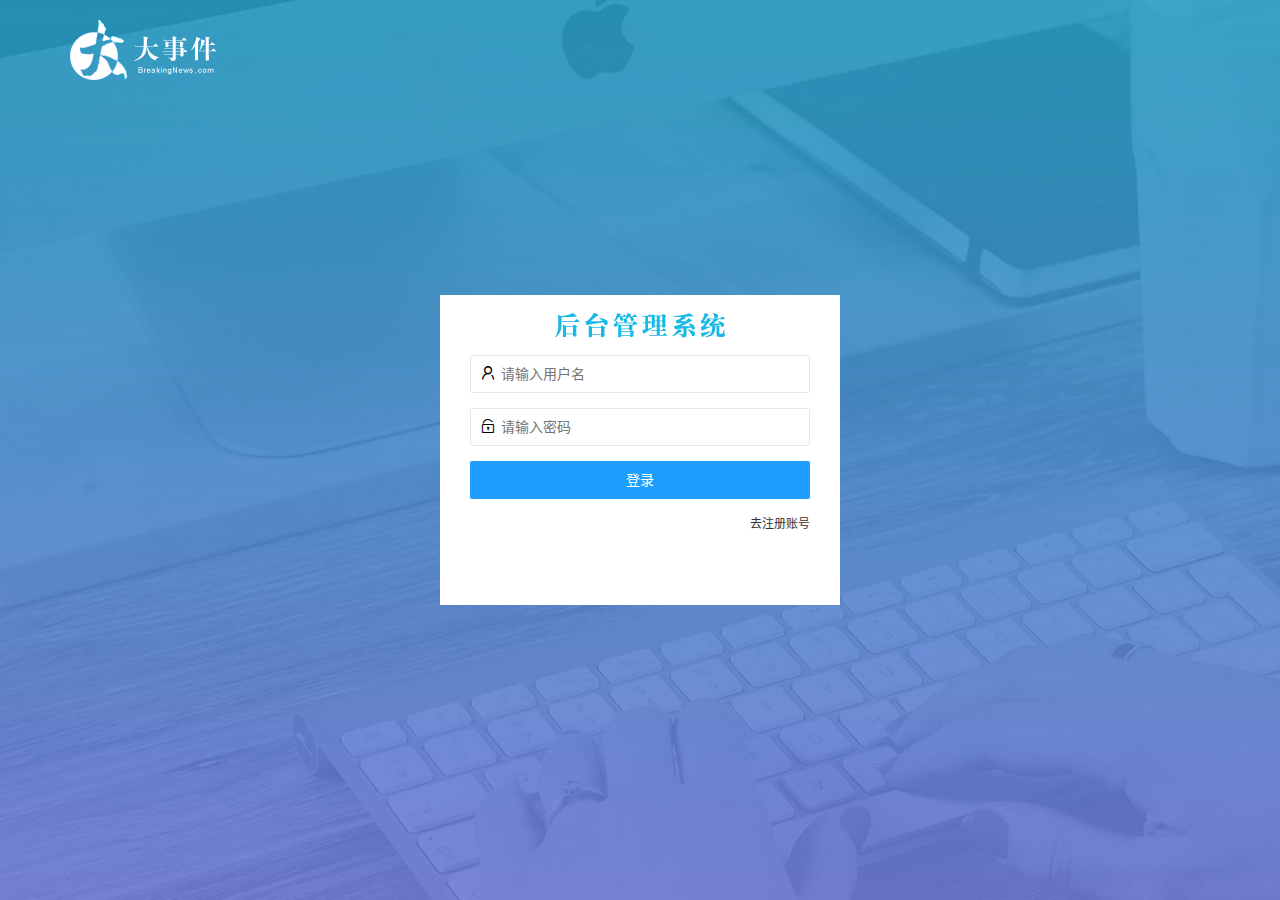
<file: login.html>
<!DOCTYPE html>
<html lang="zh-CN">

<head>
    <meta charset="UTF-8">
    <meta name="viewport" content="width=device-width, initial-scale=1.0">
    <title>Document</title>
    <link rel="stylesheet" href="/assets/lib/layui/css/layui.css">
    <link rel="stylesheet" href="/assets/css/index.css">

</head>

<body>
    <!-- 头部的 logo 区域 -->
    <div class="layui-main header">
        <img src="/assets/images/logo.png" alt="" />
    </div>

    <!-- 登录和注册的盒子 -->
    <div class="loginAndRegBox">
        <!-- 头部的header -->
        <div class="header-box"></div>
        <!-- 登录的盒子 -->
        <div class="login-box">
            <form class="layui-form" id="form-login" action="">
                <!-- 表单行 -->
                <div class="layui-form-item">
                    <!-- 图标 -->
                    <i class="layui-icon layui-icon-username"></i>
                    <input type="text" name="username" required lay-verify="required" placeholder="请输入用户名"
                        autocomplete="off" class="layui-input">
                </div>
                <!-- 第二行 -->
                <div class="layui-form-item">
                    <!-- 图标 -->
                    <i class="layui-icon layui-icon-password"></i>
                    <input type="password" name="password" required lay-verify="required|pwd" placeholder="请输入密码"
                        autocomplete="off" class="layui-input">
                </div>
                <!-- 第三行 -->
                <div class="layui-form-item">
                    <button class="layui-btn layui-btn-normal layui-btn-fluid" lay-submit
                        lay-filter="formDemo">登录</button>
                </div>
                <!-- 第四行 -->
                <div class="layui-form-item links">
                    <a href="javascript:;" id="link-reg">去注册账号</a>
                </div>
            </form>
        </div>

        <!-- 注册的盒子 -->
        <div class="reg-box">
            <!-- 注册的表单 -->
            <form class="layui-form" id="form-reg" action="">
                <!-- 第1行 -->
                <div class="layui-form-item">
                    <i class="layui-icon layui-icon-username"></i>
                    <input type="text" name="username" required lay-verify="required" placeholder="请输入用户名"
                        autocomplete="off" class="layui-input">
                </div>
                <!-- 第二行 -->
                <div class="layui-form-item">
                    <i class="layui-icon layui-icon-password"></i>
                    <input type="password" name="password" required lay-verify="required|pwd" placeholder="请输入密码"
                        autocomplete="off" class="layui-input">
                </div>
                <!-- 第三行 -->
                <div class="layui-form-item">
                    <i class="layui-icon layui-icon-password"></i>
                    <input type="password" name="repassword" required lay-verify="required|pwd|samePwd"
                        placeholder="请确认密码" autocomplete="off" class="layui-input">
                </div>
                <!-- 第4行 -->
                <div class="layui-form-item">
                    <button class="layui-btn layui-btn-fluid layui-btn-normal" lay-submit
                        lay-filter="formDemo">注册</button>
                </div>
                <!-- 第5行 -->
                <div class="layui-form-item links">
                    <a href="javascript:;" id="link-login">去登录</a>
                </div>
            </form>
        </div>
    </div>

    <!-- 一定要在页面的最底部，导入所有的 script 脚本 -->
    <!-- 导入 layui 的脚本 -->
    <script src="/assets/lib/layui/layui.all.js"></script>
    <script src="/assets/lib/jquery.js"></script>
    <!-- 导入自己的 js -->
    <script src="/assets/js/login.js"></script>
</body>


</html>
</file>
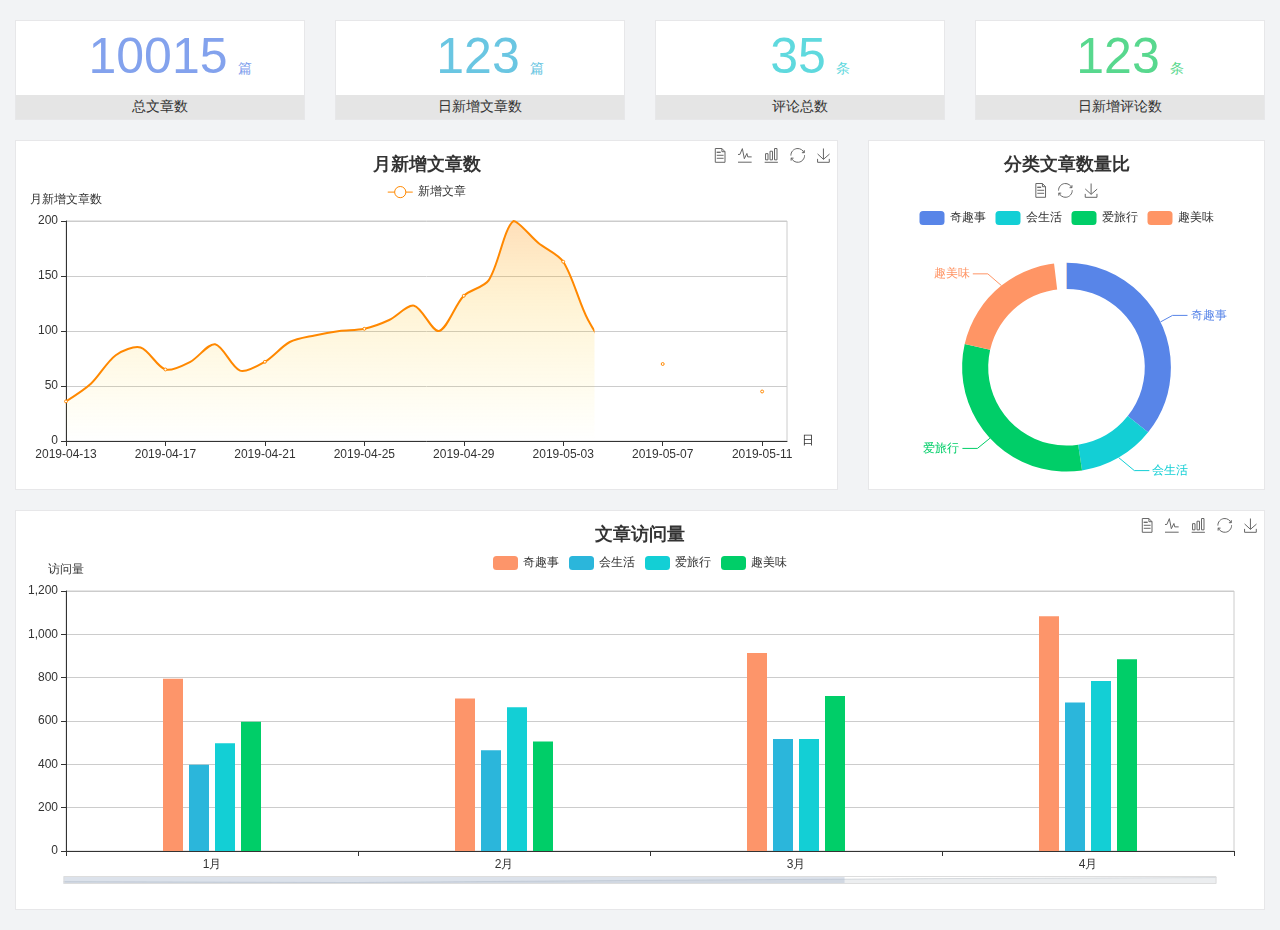
<file: home/dashboard.html>
<!DOCTYPE html>
<html lang="en">

<head>
  <meta charset="UTF-8">
  <meta name="viewport" content="width=device-width, initial-scale=1.0">
  <meta http-equiv="X-UA-Compatible" content="ie=edge">
  <title>图表统计</title>
  <link rel="stylesheet" href="../../assets/lib/bootstrap.css" />
  <link rel="stylesheet" href="../../assets/lib/main.css" />
  <script src="../../assets/lib/jquery.js"></script>
  <script type="text/javascript" src="../../assets/lib/echarts.min.js"></script>
</head>

<body>
  <div class="container-fluid">
    <div class="row spannel_list">
      <div class="col-sm-3 col-xs-6">
        <div class="spannel">
          <em>10015</em><span>篇</span>
          <b>总文章数</b>
        </div>
      </div>
      <div class="col-sm-3 col-xs-6">
        <div class="spannel scolor01">
          <em>123</em><span>篇</span>
          <b>日新增文章数</b>
        </div>
      </div>
      <div class="col-sm-3 col-xs-6">
        <div class="spannel scolor02">
          <em>35</em><span>条</span>
          <b>评论总数</b>
        </div>
      </div>
      <div class="col-sm-3 col-xs-6">
        <div class="spannel scolor03">
          <em>123</em><span>条</span>
          <b>日新增评论数</b>
        </div>
      </div>
    </div>
  </div>

  <div class="container-fluid">
    <div class="row curve-pie">
      <div class="col-lg-8 col-md-8">
        <div class="gragh_pannel" id="curve_show"></div>
      </div>
      <div class="col-lg-4 col-md-4">
        <div class="gragh_pannel" id="pie_show"></div>
      </div>
    </div>
  </div>

  <div class="container-fluid">
    <div class="column_pannel" id="column_show"></div>
  </div>

  <script>
    var oChart = echarts.init(document.getElementById('curve_show'));
    var aList_all = [
      { 'count': 36, 'date': '2019-04-13' },
      { 'count': 52, 'date': '2019-04-14' },
      { 'count': 78, 'date': '2019-04-15' },
      { 'count': 85, 'date': '2019-04-16' },
      { 'count': 65, 'date': '2019-04-17' },
      { 'count': 72, 'date': '2019-04-18' },
      { 'count': 88, 'date': '2019-04-19' },
      { 'count': 64, 'date': '2019-04-20' },
      { 'count': 72, 'date': '2019-04-21' },
      { 'count': 90, 'date': '2019-04-22' },
      { 'count': 96, 'date': '2019-04-23' },
      { 'count': 100, 'date': '2019-04-24' },
      { 'count': 102, 'date': '2019-04-25' },
      { 'count': 110, 'date': '2019-04-26' },
      { 'count': 123, 'date': '2019-04-27' },
      { 'count': 100, 'date': '2019-04-28' },
      { 'count': 132, 'date': '2019-04-29' },
      { 'count': 146, 'date': '2019-04-30' },
      { 'count': 200, 'date': '2019-05-01' },
      { 'count': 180, 'date': '2019-05-02' },
      { 'count': 163, 'date': '2019-05-03' },
      { 'count': 110, 'date': '2019-05-04' },
      { 'count': 80, 'date': '2019-05-05' },
      { 'count': 82, 'date': '2019-05-06' },
      { 'count': 70, 'date': '2019-05-07' },
      { 'count': 65, 'date': '2019-05-08' },
      { 'count': 54, 'date': '2019-05-09' },
      { 'count': 40, 'date': '2019-05-10' },
      { 'count': 45, 'date': '2019-05-11' },
      { 'count': 38, 'date': '2019-05-12' },
    ];

    let aCount = [];
    let aDate = [];

    for (var i = 0; i < aList_all.length; i++) {
      aCount.push(aList_all[i].count);
      aDate.push(aList_all[i].date);
    }

    var chartopt = {
      title: {
        text: '月新增文章数',
        left: 'center',
        top: '10'
      },
      tooltip: {
        trigger: 'axis'
      },
      legend: {
        data: ['新增文章'],
        top: '40'
      },
      toolbox: {
        show: true,
        feature: {
          mark: { show: true },
          dataView: { show: true, readOnly: false },
          magicType: { show: true, type: ['line', 'bar'] },
          restore: { show: true },
          saveAsImage: { show: true }
        }
      },
      calculable: true,
      xAxis: [
        {
          name: '日',
          type: 'category',
          boundaryGap: false,
          data: aDate
        }
      ],
      yAxis: [
        {
          name: '月新增文章数',
          type: 'value'
        }
      ],
      series: [
        {
          name: '新增文章',
          type: 'line',
          smooth: true,
          itemStyle: { normal: { areaStyle: { type: 'default' }, color: '#f80' }, lineStyle: { color: '#f80' } },
          data: aCount
        }],
      areaStyle: {
        normal: {
          color: new echarts.graphic.LinearGradient(0, 0, 0, 1, [{
            offset: 0,
            color: 'rgba(255,136,0,0.39)'
          }, {
            offset: .34,
            color: 'rgba(255,180,0,0.25)'
          }, {
            offset: 1,
            color: 'rgba(255,222,0,0.00)'
          }])

        }
      },
      grid: {
        show: true,
        x: 50,
        x2: 50,
        y: 80,
        height: 220
      }
    };

    oChart.setOption(chartopt);


    var oPie = echarts.init(document.getElementById('pie_show'));
    var oPieopt =
    {
      title: {
        top: 10,
        text: '分类文章数量比',
        x: 'center'
      },
      tooltip: {
        trigger: 'item',
        formatter: "{a} <br/>{b} : {c} ({d}%)"
      },
      color: ['#5885e8', '#13cfd5', '#00ce68', '#ff9565'],
      legend: {
        x: 'center',
        top: 65,
        data: ['奇趣事', '会生活', '爱旅行', '趣美味']
      },
      toolbox: {
        show: true,
        x: 'center',
        top: 35,
        feature: {
          mark: { show: true },
          dataView: { show: true, readOnly: false },
          magicType: {
            show: true,
            type: ['pie', 'funnel'],
            option: {
              funnel: {
                x: '25%',
                width: '50%',
                funnelAlign: 'left',
                max: 1548
              }
            }
          },
          restore: { show: true },
          saveAsImage: { show: true }
        }
      },
      calculable: true,
      series: [
        {
          name: '访问来源',
          type: 'pie',
          radius: ['45%', '60%'],
          center: ['50%', '65%'],
          data: [
            { value: 300, name: '奇趣事' },
            { value: 100, name: '会生活' },
            { value: 260, name: '爱旅行' },
            { value: 180, name: '趣美味' }
          ]
        }
      ]
    };
    oPie.setOption(oPieopt);



    var oColumn = this.echarts.init(document.getElementById('column_show'));
    var oColumnopt =
    {
      title: {
        text: '文章访问量',
        left: 'center',
        top: '10'
      },
      tooltip: {
        trigger: 'axis'
      },
      legend: {
        data: ['奇趣事', '会生活', '爱旅行', '趣美味'],
        top: '40'
      },
      toolbox: {
        show: true,
        feature: {
          mark: { show: true },
          dataView: { show: true, readOnly: false },
          magicType: { show: true, type: ['line', 'bar'] },
          restore: { show: true },
          saveAsImage: { show: true }
        }
      },
      calculable: true,
      xAxis: [
        {
          type: 'category',
          data: ['1月', '2月', '3月', '4月', '5月']
        }
      ],
      yAxis: [
        {
          name: '访问量',
          type: 'value'
        }
      ],
      series: [
        {
          name: '奇趣事',
          type: 'bar',
          barWidth: 20,
          itemStyle: {
            normal: { areaStyle: { type: 'default' }, color: '#fd956a' }
          },
          data: [800, 708, 920, 1090, 1200]
        },
        {
          name: '会生活',
          type: 'bar',
          barWidth: 20,
          itemStyle: {
            normal: { areaStyle: { type: 'default' }, color: '#2bb6db' }
          },
          data: [400, 468, 520, 690, 800]
        },
        {
          name: '爱旅行',
          type: 'bar',
          barWidth: 20,
          itemStyle: {
            normal: { areaStyle: { type: 'default' }, color: '#13cfd5' }
          },
          data: [500, 668, 520, 790, 900]
        },
        {
          name: '趣美味',
          type: 'bar',
          barWidth: 20,
          itemStyle: {
            normal: { areaStyle: { type: 'default' }, color: '#00ce68' }
          },
          data: [600, 508, 720, 890, 1000]
        }
      ],
      grid: {
        show: true,
        x: 50,
        x2: 30,
        y: 80,
        height: 260
      },
      dataZoom: [//给x轴设置滚动条
        {
          start: 0,//默认为0
          end: 100 - 1000 / 31,//默认为100
          type: 'slider',
          show: true,
          xAxisIndex: [0],
          handleSize: 0,//滑动条的 左右2个滑动条的大小
          height: 8,//组件高度
          left: 45, //左边的距离
          right: 50,//右边的距离
          bottom: 26,//右边的距离
          handleColor: '#ddd',//h滑动图标的颜色
          handleStyle: {
            borderColor: "#cacaca",
            borderWidth: "1",
            shadowBlur: 2,
            background: "#ddd",
            shadowColor: "#ddd",
          }
        }]
    };
    oColumn.setOption(oColumnopt);
  </script>
</body>

</html>
</file>
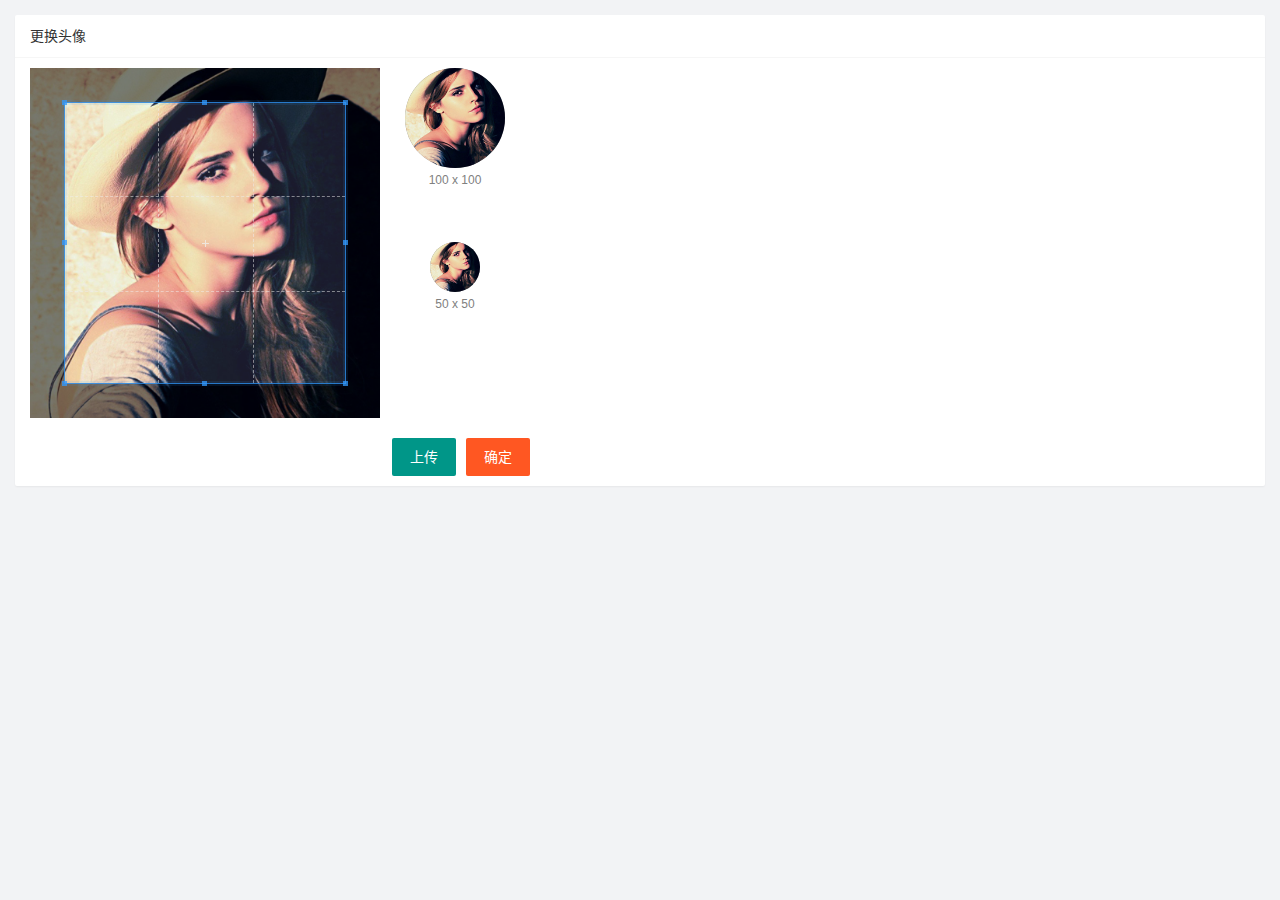
<file: user/user_avatar.html>
<!DOCTYPE html>
<html lang="zh-CN">

<head>
    <meta charset="UTF-8">
    <meta name="viewport" content="width=device-width, initial-scale=1.0">
    <title>Document</title>
    <!-- 引入css -->
    <link rel="stylesheet" href="/assets/lib/layui/css/layui.css">
    <link rel="stylesheet" href="/assets/lib/cropper/cropper.css" />
    <!-- 自己的css -->
    <link rel="stylesheet" href="/assets/css/user/user_editavatar.css">
</head>

<body>
    <div class="layui-card">
        <div class="layui-card-header">更换头像</div>
        <div class="layui-card-body">
            <!-- 第一行的图片裁剪和预览区域 -->
            <div class="row1">
                <!-- 图片裁剪区域 -->
                <div class="cropper-box">
                    <!-- 这个 img 标签很重要，将来会把它初始化为裁剪区域 -->
                    <img id="image" src="/assets/images/sample.jpg" />
                </div>
                <!-- 图片的预览区域 -->
                <div class="preview-box">
                    <div>
                        <!-- 宽高为 100px 的预览区域 -->
                        <div class="img-preview w100"></div>
                        <p class="size">100 x 100</p>
                    </div>
                    <div>
                        <!-- 宽高为 50px 的预览区域 -->
                        <div class="img-preview w50"></div>
                        <p class="size">50 x 50</p>
                    </div>
                </div>
            </div>

            <!-- 第二行的按钮区域 -->
            <div class="row2">
                <button type="button" class="layui-btn" id="upload">上传</button>
                <button type="button" class="layui-btn layui-btn-danger" id="btn">确定</button>
            </div>
            <!-- 通过 accept 来限制选择文件的类型 -->
            <input type="file" id="file" accept="image/jpeg,image/png,image/gif" />
        </div>
    </div>

    <script src="/assets/lib/jquery.js"></script>
    <script src="/assets/lib/cropper/Cropper.js"></script>
    <script src="/assets/lib/cropper/jquery-cropper.js"></script>
    <script src="/assets/lib/layui/layui.all.js"></script>
    <script src="/assets/js/baseAPI.js"></script>
    <script src="/assets/js/user/user_editavatar.js"></script>
</body>

</html>
</file>
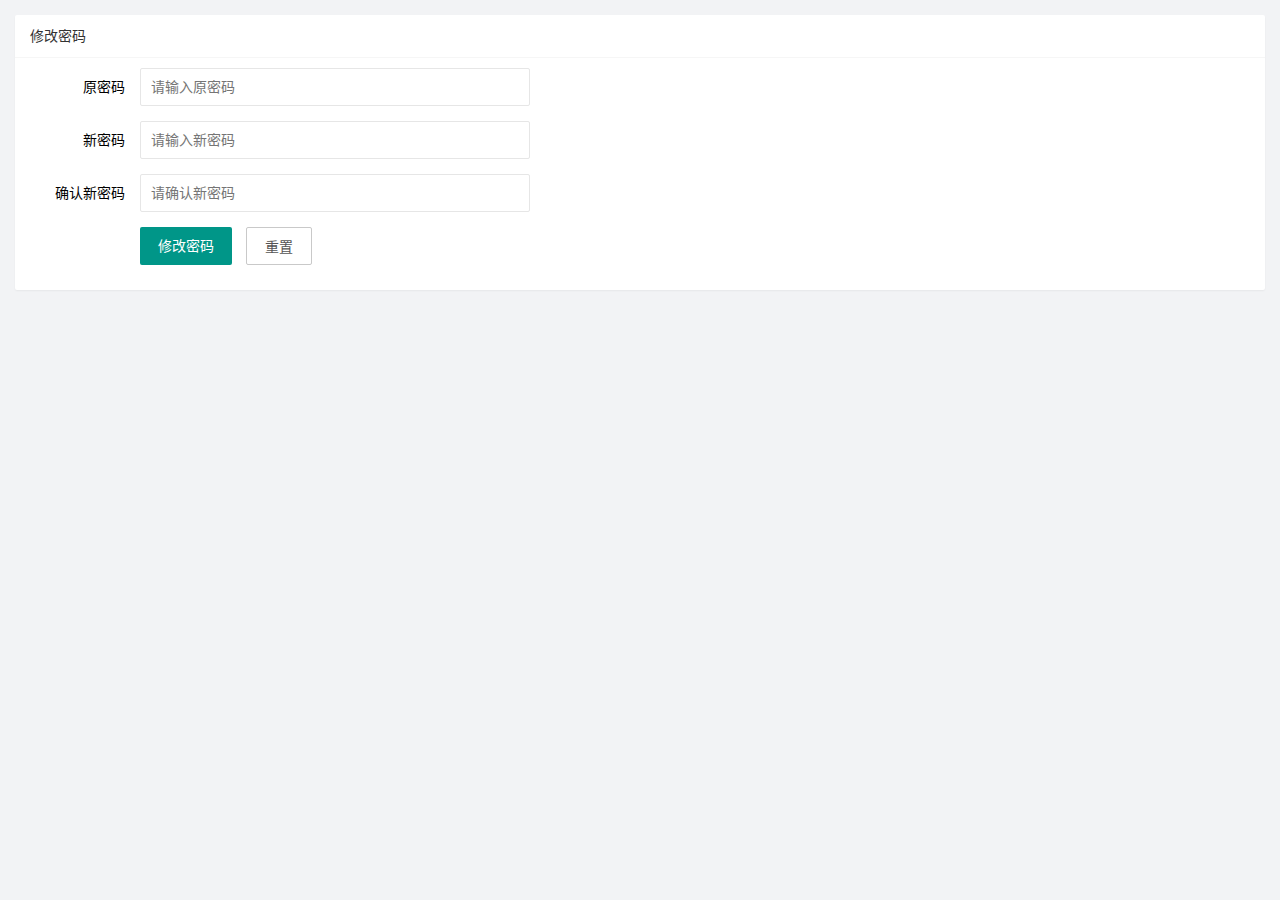
<file: user/user_pwd.html>
<!DOCTYPE html>
<html lang="zh-CN">

<head>
    <meta charset="UTF-8">
    <meta name="viewport" content="width=device-width, initial-scale=1.0">
    <title>Document</title>
    <!-- 引入css -->
    <link rel="stylesheet" href="/assets/lib/layui/css/layui.css">
    <!-- 自己的css -->
    <link rel="stylesheet" href="/assets/css/user/user_pwd.css">
</head>

<body>
    <div class="layui-card">
        <div class="layui-card-header">修改密码</div>
        <div class="layui-card-body">
            <form class="layui-form" lay-filter="form" id="editPwd">
                <!-- 隐藏域 -->
                <input type="hidden" name="id" value="">
                <!-- 第一行 -->
                <div class="layui-form-item">
                    <label class="layui-form-label">原密码</label>
                    <div class="layui-input-block">
                        <input type="password" name="oldPwd" required lay-verify="required|pwd" placeholder="请输入原密码"
                            autocomplete="off" class="layui-input">
                    </div>
                </div>
                <!-- 第二行 -->
                <div class="layui-form-item">
                    <label class="layui-form-label">新密码</label>
                    <div class="layui-input-block">
                        <input type="password" name="newPwd" required lay-verify="required|pwd|newPwd"
                            placeholder="请输入新密码" autocomplete="off" class="layui-input">
                    </div>
                </div>
                <!-- 第三行 -->
                <div class="layui-form-item">
                    <label class="layui-form-label">确认新密码</label>
                    <div class="layui-input-block">
                        <input type="password" name="" required lay-verify="required|pwd|samePwd" placeholder="请确认新密码"
                            autocomplete="off" class="layui-input">
                    </div>
                </div>
                <!-- 提交 -->
                <div class="layui-form-item">
                    <div class="layui-input-block">
                        <button class="layui-btn" lay-submit lay-filter="formDemo">修改密码</button>
                        <button type="reset" class="layui-btn layui-btn-primary" id="reset">重置</button>
                    </div>
                </div>
            </form>
        </div>
    </div>

    <script src="/assets/lib/jquery.js"></script>
    <script src="/assets/lib/layui/layui.all.js"></script>
    <script src="/assets/js/baseAPI.js"></script>
    <script src="/assets/js/user/user_pwd.js"></script>
</body>

</html>
</file>
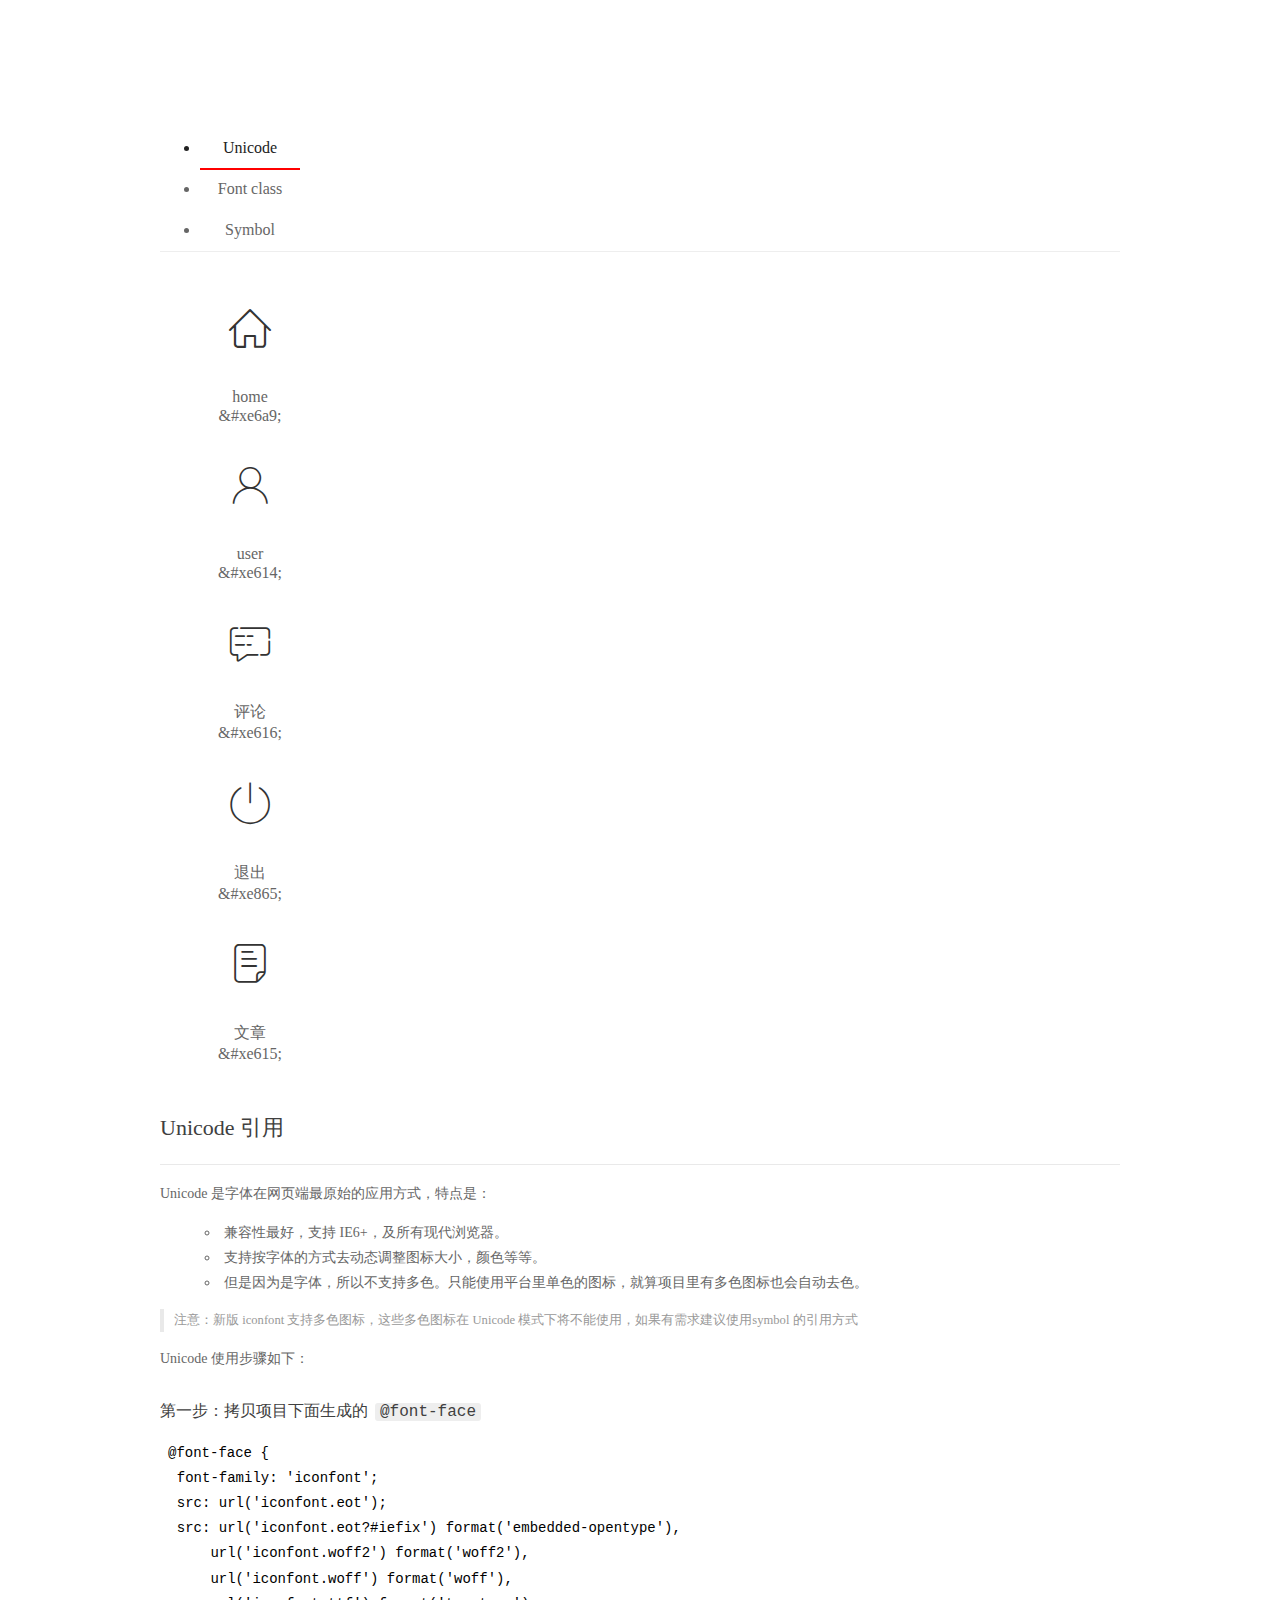
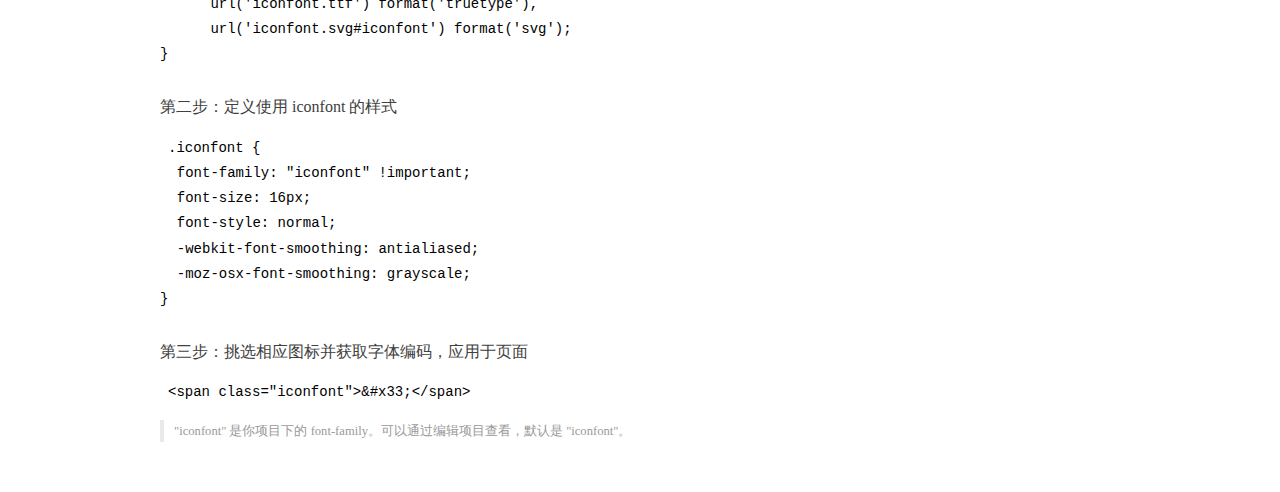
<file: assets/fonts/demo_index.html>
<!DOCTYPE html>
<html>
<head>
  <meta charset="utf-8"/>
  <title>IconFont Demo</title>
  <link rel="shortcut icon" href="https://gtms04.alicdn.com/tps/i4/TB1_oz6GVXXXXaFXpXXJDFnIXXX-64-64.ico" type="image/x-icon"/>
  <link rel="stylesheet" href="https://g.alicdn.com/thx/cube/1.3.2/cube.min.css">
  <link rel="stylesheet" href="demo.css">
  <link rel="stylesheet" href="iconfont.css">
  <script src="iconfont.js"></script>
  <!-- jQuery -->
  <script src="https://a1.alicdn.com/oss/uploads/2018/12/26/7bfddb60-08e8-11e9-9b04-53e73bb6408b.js"></script>
  <!-- 代码高亮 -->
  <script src="https://a1.alicdn.com/oss/uploads/2018/12/26/a3f714d0-08e6-11e9-8a15-ebf944d7534c.js"></script>
</head>
<body>
  <div class="main">
    <h1 class="logo"><a href="https://www.iconfont.cn/" title="iconfont 首页" target="_blank">&#xe86b;</a></h1>
    <div class="nav-tabs">
      <ul id="tabs" class="dib-box">
        <li class="dib active"><span>Unicode</span></li>
        <li class="dib"><span>Font class</span></li>
        <li class="dib"><span>Symbol</span></li>
      </ul>
      
    </div>
    <div class="tab-container">
      <div class="content unicode" style="display: block;">
          <ul class="icon_lists dib-box">
          
            <li class="dib">
              <span class="icon iconfont">&#xe6a9;</span>
                <div class="name">home</div>
                <div class="code-name">&amp;#xe6a9;</div>
              </li>
          
            <li class="dib">
              <span class="icon iconfont">&#xe614;</span>
                <div class="name">user</div>
                <div class="code-name">&amp;#xe614;</div>
              </li>
          
            <li class="dib">
              <span class="icon iconfont">&#xe616;</span>
                <div class="name">评论</div>
                <div class="code-name">&amp;#xe616;</div>
              </li>
          
            <li class="dib">
              <span class="icon iconfont">&#xe865;</span>
                <div class="name">退出</div>
                <div class="code-name">&amp;#xe865;</div>
              </li>
          
            <li class="dib">
              <span class="icon iconfont">&#xe615;</span>
                <div class="name">文章</div>
                <div class="code-name">&amp;#xe615;</div>
              </li>
          
          </ul>
          <div class="article markdown">
          <h2 id="unicode-">Unicode 引用</h2>
          <hr>

          <p>Unicode 是字体在网页端最原始的应用方式，特点是：</p>
          <ul>
            <li>兼容性最好，支持 IE6+，及所有现代浏览器。</li>
            <li>支持按字体的方式去动态调整图标大小，颜色等等。</li>
            <li>但是因为是字体，所以不支持多色。只能使用平台里单色的图标，就算项目里有多色图标也会自动去色。</li>
          </ul>
          <blockquote>
            <p>注意：新版 iconfont 支持多色图标，这些多色图标在 Unicode 模式下将不能使用，如果有需求建议使用symbol 的引用方式</p>
          </blockquote>
          <p>Unicode 使用步骤如下：</p>
          <h3 id="-font-face">第一步：拷贝项目下面生成的 <code>@font-face</code></h3>
<pre><code class="language-css"
>@font-face {
  font-family: 'iconfont';
  src: url('iconfont.eot');
  src: url('iconfont.eot?#iefix') format('embedded-opentype'),
      url('iconfont.woff2') format('woff2'),
      url('iconfont.woff') format('woff'),
      url('iconfont.ttf') format('truetype'),
      url('iconfont.svg#iconfont') format('svg');
}
</code></pre>
          <h3 id="-iconfont-">第二步：定义使用 iconfont 的样式</h3>
<pre><code class="language-css"
>.iconfont {
  font-family: "iconfont" !important;
  font-size: 16px;
  font-style: normal;
  -webkit-font-smoothing: antialiased;
  -moz-osx-font-smoothing: grayscale;
}
</code></pre>
          <h3 id="-">第三步：挑选相应图标并获取字体编码，应用于页面</h3>
<pre>
<code class="language-html"
>&lt;span class="iconfont"&gt;&amp;#x33;&lt;/span&gt;
</code></pre>
          <blockquote>
            <p>"iconfont" 是你项目下的 font-family。可以通过编辑项目查看，默认是 "iconfont"。</p>
          </blockquote>
          </div>
      </div>
      <div class="content font-class">
        <ul class="icon_lists dib-box">
          
          <li class="dib">
            <span class="icon iconfont icon-home"></span>
            <div class="name">
              home
            </div>
            <div class="code-name">.icon-home
            </div>
          </li>
          
          <li class="dib">
            <span class="icon iconfont icon-user"></span>
            <div class="name">
              user
            </div>
            <div class="code-name">.icon-user
            </div>
          </li>
          
          <li class="dib">
            <span class="icon iconfont icon-pinglun"></span>
            <div class="name">
              评论
            </div>
            <div class="code-name">.icon-pinglun
            </div>
          </li>
          
          <li class="dib">
            <span class="icon iconfont icon-tuichu"></span>
            <div class="name">
              退出
            </div>
            <div class="code-name">.icon-tuichu
            </div>
          </li>
          
          <li class="dib">
            <span class="icon iconfont icon-16"></span>
            <div class="name">
              文章
            </div>
            <div class="code-name">.icon-16
            </div>
          </li>
          
        </ul>
        <div class="article markdown">
        <h2 id="font-class-">font-class 引用</h2>
        <hr>

        <p>font-class 是 Unicode 使用方式的一种变种，主要是解决 Unicode 书写不直观，语意不明确的问题。</p>
        <p>与 Unicode 使用方式相比，具有如下特点：</p>
        <ul>
          <li>兼容性良好，支持 IE8+，及所有现代浏览器。</li>
          <li>相比于 Unicode 语意明确，书写更直观。可以很容易分辨这个 icon 是什么。</li>
          <li>因为使用 class 来定义图标，所以当要替换图标时，只需要修改 class 里面的 Unicode 引用。</li>
          <li>不过因为本质上还是使用的字体，所以多色图标还是不支持的。</li>
        </ul>
        <p>使用步骤如下：</p>
        <h3 id="-fontclass-">第一步：引入项目下面生成的 fontclass 代码：</h3>
<pre><code class="language-html">&lt;link rel="stylesheet" href="./iconfont.css"&gt;
</code></pre>
        <h3 id="-">第二步：挑选相应图标并获取类名，应用于页面：</h3>
<pre><code class="language-html">&lt;span class="iconfont icon-xxx"&gt;&lt;/span&gt;
</code></pre>
        <blockquote>
          <p>"
            iconfont" 是你项目下的 font-family。可以通过编辑项目查看，默认是 "iconfont"。</p>
        </blockquote>
      </div>
      </div>
      <div class="content symbol">
          <ul class="icon_lists dib-box">
          
            <li class="dib">
                <svg class="icon svg-icon" aria-hidden="true">
                  <use xlink:href="#icon-home"></use>
                </svg>
                <div class="name">home</div>
                <div class="code-name">#icon-home</div>
            </li>
          
            <li class="dib">
                <svg class="icon svg-icon" aria-hidden="true">
                  <use xlink:href="#icon-user"></use>
                </svg>
                <div class="name">user</div>
                <div class="code-name">#icon-user</div>
            </li>
          
            <li class="dib">
                <svg class="icon svg-icon" aria-hidden="true">
                  <use xlink:href="#icon-pinglun"></use>
                </svg>
                <div class="name">评论</div>
                <div class="code-name">#icon-pinglun</div>
            </li>
          
            <li class="dib">
                <svg class="icon svg-icon" aria-hidden="true">
                  <use xlink:href="#icon-tuichu"></use>
                </svg>
                <div class="name">退出</div>
                <div class="code-name">#icon-tuichu</div>
            </li>
          
            <li class="dib">
                <svg class="icon svg-icon" aria-hidden="true">
                  <use xlink:href="#icon-16"></use>
                </svg>
                <div class="name">文章</div>
                <div class="code-name">#icon-16</div>
            </li>
          
          </ul>
          <div class="article markdown">
          <h2 id="symbol-">Symbol 引用</h2>
          <hr>

          <p>这是一种全新的使用方式，应该说这才是未来的主流，也是平台目前推荐的用法。相关介绍可以参考这篇<a href="">文章</a>
            这种用法其实是做了一个 SVG 的集合，与另外两种相比具有如下特点：</p>
          <ul>
            <li>支持多色图标了，不再受单色限制。</li>
            <li>通过一些技巧，支持像字体那样，通过 <code>font-size</code>, <code>color</code> 来调整样式。</li>
            <li>兼容性较差，支持 IE9+，及现代浏览器。</li>
            <li>浏览器渲染 SVG 的性能一般，还不如 png。</li>
          </ul>
          <p>使用步骤如下：</p>
          <h3 id="-symbol-">第一步：引入项目下面生成的 symbol 代码：</h3>
<pre><code class="language-html">&lt;script src="./iconfont.js"&gt;&lt;/script&gt;
</code></pre>
          <h3 id="-css-">第二步：加入通用 CSS 代码（引入一次就行）：</h3>
<pre><code class="language-html">&lt;style&gt;
.icon {
  width: 1em;
  height: 1em;
  vertical-align: -0.15em;
  fill: currentColor;
  overflow: hidden;
}
&lt;/style&gt;
</code></pre>
          <h3 id="-">第三步：挑选相应图标并获取类名，应用于页面：</h3>
<pre><code class="language-html">&lt;svg class="icon" aria-hidden="true"&gt;
  &lt;use xlink:href="#icon-xxx"&gt;&lt;/use&gt;
&lt;/svg&gt;
</code></pre>
          </div>
      </div>

    </div>
  </div>
  <script>
  $(document).ready(function () {
      $('.tab-container .content:first').show()

      $('#tabs li').click(function (e) {
        var tabContent = $('.tab-container .content')
        var index = $(this).index()

        if ($(this).hasClass('active')) {
          return
        } else {
          $('#tabs li').removeClass('active')
          $(this).addClass('active')

          tabContent.hide().eq(index).fadeIn()
        }
      })
    })
  </script>
</body>
</html>
</file>
<file: assets/lib/layui/css/layui.css>
/** layui-v2.5.5 MIT License By https://www.layui.com */
 .layui-inline,img{display:inline-block;vertical-align:middle}h1,h2,h3,h4,h5,h6{font-weight:400}.layui-edge,.layui-header,.layui-inline,.layui-main{position:relative}.layui-body,.layui-edge,.layui-elip{overflow:hidden}.layui-btn,.layui-edge,.layui-inline,img{vertical-align:middle}.layui-btn,.layui-disabled,.layui-icon,.layui-unselect{-moz-user-select:none;-webkit-user-select:none;-ms-user-select:none}.layui-elip,.layui-form-checkbox span,.layui-form-pane .layui-form-label{text-overflow:ellipsis;white-space:nowrap}.layui-breadcrumb,.layui-tree-btnGroup{visibility:hidden}blockquote,body,button,dd,div,dl,dt,form,h1,h2,h3,h4,h5,h6,input,li,ol,p,pre,td,textarea,th,ul{margin:0;padding:0;-webkit-tap-highlight-color:rgba(0,0,0,0)}a:active,a:hover{outline:0}img{border:none}li{list-style:none}table{border-collapse:collapse;border-spacing:0}h4,h5,h6{font-size:100%}button,input,optgroup,option,select,textarea{font-family:inherit;font-size:inherit;font-style:inherit;font-weight:inherit;outline:0}pre{white-space:pre-wrap;white-space:-moz-pre-wrap;white-space:-pre-wrap;white-space:-o-pre-wrap;word-wrap:break-word}body{line-height:24px;font:14px Helvetica Neue,Helvetica,PingFang SC,Tahoma,Arial,sans-serif}hr{height:1px;margin:10px 0;border:0;clear:both}a{color:#333;text-decoration:none}a:hover{color:#777}a cite{font-style:normal;*cursor:pointer}.layui-border-box,.layui-border-box *{box-sizing:border-box}.layui-box,.layui-box *{box-sizing:content-box}.layui-clear{clear:both;*zoom:1}.layui-clear:after{content:'\20';clear:both;*zoom:1;display:block;height:0}.layui-inline{*display:inline;*zoom:1}.layui-edge{display:inline-block;width:0;height:0;border-width:6px;border-style:dashed;border-color:transparent}.layui-edge-top{top:-4px;border-bottom-color:#999;border-bottom-style:solid}.layui-edge-right{border-left-color:#999;border-left-style:solid}.layui-edge-bottom{top:2px;border-top-color:#999;border-top-style:solid}.layui-edge-left{border-right-color:#999;border-right-style:solid}.layui-disabled,.layui-disabled:hover{color:#d2d2d2!important;cursor:not-allowed!important}.layui-circle{border-radius:100%}.layui-show{display:block!important}.layui-hide{display:none!important}@font-face{font-family:layui-icon;src:url(../font/iconfont.eot?v=250);src:url(../font/iconfont.eot?v=250#iefix) format('embedded-opentype'),url(../font/iconfont.woff2?v=250) format('woff2'),url(../font/iconfont.woff?v=250) format('woff'),url(../font/iconfont.ttf?v=250) format('truetype'),url(../font/iconfont.svg?v=250#layui-icon) format('svg')}.layui-icon{font-family:layui-icon!important;font-size:16px;font-style:normal;-webkit-font-smoothing:antialiased;-moz-osx-font-smoothing:grayscale}.layui-icon-reply-fill:before{content:"\e611"}.layui-icon-set-fill:before{content:"\e614"}.layui-icon-menu-fill:before{content:"\e60f"}.layui-icon-search:before{content:"\e615"}.layui-icon-share:before{content:"\e641"}.layui-icon-set-sm:before{content:"\e620"}.layui-icon-engine:before{content:"\e628"}.layui-icon-close:before{content:"\1006"}.layui-icon-close-fill:before{content:"\1007"}.layui-icon-chart-screen:before{content:"\e629"}.layui-icon-star:before{content:"\e600"}.layui-icon-circle-dot:before{content:"\e617"}.layui-icon-chat:before{content:"\e606"}.layui-icon-release:before{content:"\e609"}.layui-icon-list:before{content:"\e60a"}.layui-icon-chart:before{content:"\e62c"}.layui-icon-ok-circle:before{content:"\1005"}.layui-icon-layim-theme:before{content:"\e61b"}.layui-icon-table:before{content:"\e62d"}.layui-icon-right:before{content:"\e602"}.layui-icon-left:before{content:"\e603"}.layui-icon-cart-simple:before{content:"\e698"}.layui-icon-face-cry:before{content:"\e69c"}.layui-icon-face-smile:before{content:"\e6af"}.layui-icon-survey:before{content:"\e6b2"}.layui-icon-tree:before{content:"\e62e"}.layui-icon-upload-circle:before{content:"\e62f"}.layui-icon-add-circle:before{content:"\e61f"}.layui-icon-download-circle:before{content:"\e601"}.layui-icon-templeate-1:before{content:"\e630"}.layui-icon-util:before{content:"\e631"}.layui-icon-face-surprised:before{content:"\e664"}.layui-icon-edit:before{content:"\e642"}.layui-icon-speaker:before{content:"\e645"}.layui-icon-down:before{content:"\e61a"}.layui-icon-file:before{content:"\e621"}.layui-icon-layouts:before{content:"\e632"}.layui-icon-rate-half:before{content:"\e6c9"}.layui-icon-add-circle-fine:before{content:"\e608"}.layui-icon-prev-circle:before{content:"\e633"}.layui-icon-read:before{content:"\e705"}.layui-icon-404:before{content:"\e61c"}.layui-icon-carousel:before{content:"\e634"}.layui-icon-help:before{content:"\e607"}.layui-icon-code-circle:before{content:"\e635"}.layui-icon-water:before{content:"\e636"}.layui-icon-username:before{content:"\e66f"}.layui-icon-find-fill:before{content:"\e670"}.layui-icon-about:before{content:"\e60b"}.layui-icon-location:before{content:"\e715"}.layui-icon-up:before{content:"\e619"}.layui-icon-pause:before{content:"\e651"}.layui-icon-date:before{content:"\e637"}.layui-icon-layim-uploadfile:before{content:"\e61d"}.layui-icon-delete:before{content:"\e640"}.layui-icon-play:before{content:"\e652"}.layui-icon-top:before{content:"\e604"}.layui-icon-friends:before{content:"\e612"}.layui-icon-refresh-3:before{content:"\e9aa"}.layui-icon-ok:before{content:"\e605"}.layui-icon-layer:before{content:"\e638"}.layui-icon-face-smile-fine:before{content:"\e60c"}.layui-icon-dollar:before{content:"\e659"}.layui-icon-group:before{content:"\e613"}.layui-icon-layim-download:before{content:"\e61e"}.layui-icon-picture-fine:before{content:"\e60d"}.layui-icon-link:before{content:"\e64c"}.layui-icon-diamond:before{content:"\e735"}.layui-icon-log:before{content:"\e60e"}.layui-icon-rate-solid:before{content:"\e67a"}.layui-icon-fonts-del:before{content:"\e64f"}.layui-icon-unlink:before{content:"\e64d"}.layui-icon-fonts-clear:before{content:"\e639"}.layui-icon-triangle-r:before{content:"\e623"}.layui-icon-circle:before{content:"\e63f"}.layui-icon-radio:before{content:"\e643"}.layui-icon-align-center:before{content:"\e647"}.layui-icon-align-right:before{content:"\e648"}.layui-icon-align-left:before{content:"\e649"}.layui-icon-loading-1:before{content:"\e63e"}.layui-icon-return:before{content:"\e65c"}.layui-icon-fonts-strong:before{content:"\e62b"}.layui-icon-upload:before{content:"\e67c"}.layui-icon-dialogue:before{content:"\e63a"}.layui-icon-video:before{content:"\e6ed"}.layui-icon-headset:before{content:"\e6fc"}.layui-icon-cellphone-fine:before{content:"\e63b"}.layui-icon-add-1:before{content:"\e654"}.layui-icon-face-smile-b:before{content:"\e650"}.layui-icon-fonts-html:before{content:"\e64b"}.layui-icon-form:before{content:"\e63c"}.layui-icon-cart:before{content:"\e657"}.layui-icon-camera-fill:before{content:"\e65d"}.layui-icon-tabs:before{content:"\e62a"}.layui-icon-fonts-code:before{content:"\e64e"}.layui-icon-fire:before{content:"\e756"}.layui-icon-set:before{content:"\e716"}.layui-icon-fonts-u:before{content:"\e646"}.layui-icon-triangle-d:before{content:"\e625"}.layui-icon-tips:before{content:"\e702"}.layui-icon-picture:before{content:"\e64a"}.layui-icon-more-vertical:before{content:"\e671"}.layui-icon-flag:before{content:"\e66c"}.layui-icon-loading:before{content:"\e63d"}.layui-icon-fonts-i:before{content:"\e644"}.layui-icon-refresh-1:before{content:"\e666"}.layui-icon-rmb:before{content:"\e65e"}.layui-icon-home:before{content:"\e68e"}.layui-icon-user:before{content:"\e770"}.layui-icon-notice:before{content:"\e667"}.layui-icon-login-weibo:before{content:"\e675"}.layui-icon-voice:before{content:"\e688"}.layui-icon-upload-drag:before{content:"\e681"}.layui-icon-login-qq:before{content:"\e676"}.layui-icon-snowflake:before{content:"\e6b1"}.layui-icon-file-b:before{content:"\e655"}.layui-icon-template:before{content:"\e663"}.layui-icon-auz:before{content:"\e672"}.layui-icon-console:before{content:"\e665"}.layui-icon-app:before{content:"\e653"}.layui-icon-prev:before{content:"\e65a"}.layui-icon-website:before{content:"\e7ae"}.layui-icon-next:before{content:"\e65b"}.layui-icon-component:before{content:"\e857"}.layui-icon-more:before{content:"\e65f"}.layui-icon-login-wechat:before{content:"\e677"}.layui-icon-shrink-right:before{content:"\e668"}.layui-icon-spread-left:before{content:"\e66b"}.layui-icon-camera:before{content:"\e660"}.layui-icon-note:before{content:"\e66e"}.layui-icon-refresh:before{content:"\e669"}.layui-icon-female:before{content:"\e661"}.layui-icon-male:before{content:"\e662"}.layui-icon-password:before{content:"\e673"}.layui-icon-senior:before{content:"\e674"}.layui-icon-theme:before{content:"\e66a"}.layui-icon-tread:before{content:"\e6c5"}.layui-icon-praise:before{content:"\e6c6"}.layui-icon-star-fill:before{content:"\e658"}.layui-icon-rate:before{content:"\e67b"}.layui-icon-template-1:before{content:"\e656"}.layui-icon-vercode:before{content:"\e679"}.layui-icon-cellphone:before{content:"\e678"}.layui-icon-screen-full:before{content:"\e622"}.layui-icon-screen-restore:before{content:"\e758"}.layui-icon-cols:before{content:"\e610"}.layui-icon-export:before{content:"\e67d"}.layui-icon-print:before{content:"\e66d"}.layui-icon-slider:before{content:"\e714"}.layui-icon-addition:before{content:"\e624"}.layui-icon-subtraction:before{content:"\e67e"}.layui-icon-service:before{content:"\e626"}.layui-icon-transfer:before{content:"\e691"}.layui-main{width:1140px;margin:0 auto}.layui-header{z-index:1000;height:60px}.layui-header a:hover{transition:all .5s;-webkit-transition:all .5s}.layui-side{position:fixed;left:0;top:0;bottom:0;z-index:999;width:200px;overflow-x:hidden}.layui-side-scroll{position:relative;width:220px;height:100%;overflow-x:hidden}.layui-body{position:absolute;left:200px;right:0;top:0;bottom:0;z-index:998;width:auto;overflow-y:auto;box-sizing:border-box}.layui-layout-body{overflow:hidden}.layui-layout-admin .layui-header{background-color:#23262E}.layui-layout-admin .layui-side{top:60px;width:200px;overflow-x:hidden}.layui-layout-admin .layui-body{position:fixed;top:60px;bottom:44px}.layui-layout-admin .layui-main{width:auto;margin:0 15px}.layui-layout-admin .layui-footer{position:fixed;left:200px;right:0;bottom:0;height:44px;line-height:44px;padding:0 15px;background-color:#eee}.layui-layout-admin .layui-logo{position:absolute;left:0;top:0;width:200px;height:100%;line-height:60px;text-align:center;color:#009688;font-size:16px}.layui-layout-admin .layui-header .layui-nav{background:0 0}.layui-layout-left{position:absolute!important;left:200px;top:0}.layui-layout-right{position:absolute!important;right:0;top:0}.layui-container{position:relative;margin:0 auto;padding:0 15px;box-sizing:border-box}.layui-fluid{position:relative;margin:0 auto;padding:0 15px}.layui-row:after,.layui-row:before{content:'';display:block;clear:both}.layui-col-lg1,.layui-col-lg10,.layui-col-lg11,.layui-col-lg12,.layui-col-lg2,.layui-col-lg3,.layui-col-lg4,.layui-col-lg5,.layui-col-lg6,.layui-col-lg7,.layui-col-lg8,.layui-col-lg9,.layui-col-md1,.layui-col-md10,.layui-col-md11,.layui-col-md12,.layui-col-md2,.layui-col-md3,.layui-col-md4,.layui-col-md5,.layui-col-md6,.layui-col-md7,.layui-col-md8,.layui-col-md9,.layui-col-sm1,.layui-col-sm10,.layui-col-sm11,.layui-col-sm12,.layui-col-sm2,.layui-col-sm3,.layui-col-sm4,.layui-col-sm5,.layui-col-sm6,.layui-col-sm7,.layui-col-sm8,.layui-col-sm9,.layui-col-xs1,.layui-col-xs10,.layui-col-xs11,.layui-col-xs12,.layui-col-xs2,.layui-col-xs3,.layui-col-xs4,.layui-col-xs5,.layui-col-xs6,.layui-col-xs7,.layui-col-xs8,.layui-col-xs9{position:relative;display:block;box-sizing:border-box}.layui-col-xs1,.layui-col-xs10,.layui-col-xs11,.layui-col-xs12,.layui-col-xs2,.layui-col-xs3,.layui-col-xs4,.layui-col-xs5,.layui-col-xs6,.layui-col-xs7,.layui-col-xs8,.layui-col-xs9{float:left}.layui-col-xs1{width:8.33333333%}.layui-col-xs2{width:16.66666667%}.layui-col-xs3{width:25%}.layui-col-xs4{width:33.33333333%}.layui-col-xs5{width:41.66666667%}.layui-col-xs6{width:50%}.layui-col-xs7{width:58.33333333%}.layui-col-xs8{width:66.66666667%}.layui-col-xs9{width:75%}.layui-col-xs10{width:83.33333333%}.layui-col-xs11{width:91.66666667%}.layui-col-xs12{width:100%}.layui-col-xs-offset1{margin-left:8.33333333%}.layui-col-xs-offset2{margin-left:16.66666667%}.layui-col-xs-offset3{margin-left:25%}.layui-col-xs-offset4{margin-left:33.33333333%}.layui-col-xs-offset5{margin-left:41.66666667%}.layui-col-xs-offset6{margin-left:50%}.layui-col-xs-offset7{margin-left:58.33333333%}.layui-col-xs-offset8{margin-left:66.66666667%}.layui-col-xs-offset9{margin-left:75%}.layui-col-xs-offset10{margin-left:83.33333333%}.layui-col-xs-offset11{margin-left:91.66666667%}.layui-col-xs-offset12{margin-left:100%}@media screen and (max-width:768px){.layui-hide-xs{display:none!important}.layui-show-xs-block{display:block!important}.layui-show-xs-inline{display:inline!important}.layui-show-xs-inline-block{display:inline-block!important}}@media screen and (min-width:768px){.layui-container{width:750px}.layui-hide-sm{display:none!important}.layui-show-sm-block{display:block!important}.layui-show-sm-inline{display:inline!important}.layui-show-sm-inline-block{display:inline-block!important}.layui-col-sm1,.layui-col-sm10,.layui-col-sm11,.layui-col-sm12,.layui-col-sm2,.layui-col-sm3,.layui-col-sm4,.layui-col-sm5,.layui-col-sm6,.layui-col-sm7,.layui-col-sm8,.layui-col-sm9{float:left}.layui-col-sm1{width:8.33333333%}.layui-col-sm2{width:16.66666667%}.layui-col-sm3{width:25%}.layui-col-sm4{width:33.33333333%}.layui-col-sm5{width:41.66666667%}.layui-col-sm6{width:50%}.layui-col-sm7{width:58.33333333%}.layui-col-sm8{width:66.66666667%}.layui-col-sm9{width:75%}.layui-col-sm10{width:83.33333333%}.layui-col-sm11{width:91.66666667%}.layui-col-sm12{width:100%}.layui-col-sm-offset1{margin-left:8.33333333%}.layui-col-sm-offset2{margin-left:16.66666667%}.layui-col-sm-offset3{margin-left:25%}.layui-col-sm-offset4{margin-left:33.33333333%}.layui-col-sm-offset5{margin-left:41.66666667%}.layui-col-sm-offset6{margin-left:50%}.layui-col-sm-offset7{margin-left:58.33333333%}.layui-col-sm-offset8{margin-left:66.66666667%}.layui-col-sm-offset9{margin-left:75%}.layui-col-sm-offset10{margin-left:83.33333333%}.layui-col-sm-offset11{margin-left:91.66666667%}.layui-col-sm-offset12{margin-left:100%}}@media screen and (min-width:992px){.layui-container{width:970px}.layui-hide-md{display:none!important}.layui-show-md-block{display:block!important}.layui-show-md-inline{display:inline!important}.layui-show-md-inline-block{display:inline-block!important}.layui-col-md1,.layui-col-md10,.layui-col-md11,.layui-col-md12,.layui-col-md2,.layui-col-md3,.layui-col-md4,.layui-col-md5,.layui-col-md6,.layui-col-md7,.layui-col-md8,.layui-col-md9{float:left}.layui-col-md1{width:8.33333333%}.layui-col-md2{width:16.66666667%}.layui-col-md3{width:25%}.layui-col-md4{width:33.33333333%}.layui-col-md5{width:41.66666667%}.layui-col-md6{width:50%}.layui-col-md7{width:58.33333333%}.layui-col-md8{width:66.66666667%}.layui-col-md9{width:75%}.layui-col-md10{width:83.33333333%}.layui-col-md11{width:91.66666667%}.layui-col-md12{width:100%}.layui-col-md-offset1{margin-left:8.33333333%}.layui-col-md-offset2{margin-left:16.66666667%}.layui-col-md-offset3{margin-left:25%}.layui-col-md-offset4{margin-left:33.33333333%}.layui-col-md-offset5{margin-left:41.66666667%}.layui-col-md-offset6{margin-left:50%}.layui-col-md-offset7{margin-left:58.33333333%}.layui-col-md-offset8{margin-left:66.66666667%}.layui-col-md-offset9{margin-left:75%}.layui-col-md-offset10{margin-left:83.33333333%}.layui-col-md-offset11{margin-left:91.66666667%}.layui-col-md-offset12{margin-left:100%}}@media screen and (min-width:1200px){.layui-container{width:1170px}.layui-hide-lg{display:none!important}.layui-show-lg-block{display:block!important}.layui-show-lg-inline{display:inline!important}.layui-show-lg-inline-block{display:inline-block!important}.layui-col-lg1,.layui-col-lg10,.layui-col-lg11,.layui-col-lg12,.layui-col-lg2,.layui-col-lg3,.layui-col-lg4,.layui-col-lg5,.layui-col-lg6,.layui-col-lg7,.layui-col-lg8,.layui-col-lg9{float:left}.layui-col-lg1{width:8.33333333%}.layui-col-lg2{width:16.66666667%}.layui-col-lg3{width:25%}.layui-col-lg4{width:33.33333333%}.layui-col-lg5{width:41.66666667%}.layui-col-lg6{width:50%}.layui-col-lg7{width:58.33333333%}.layui-col-lg8{width:66.66666667%}.layui-col-lg9{width:75%}.layui-col-lg10{width:83.33333333%}.layui-col-lg11{width:91.66666667%}.layui-col-lg12{width:100%}.layui-col-lg-offset1{margin-left:8.33333333%}.layui-col-lg-offset2{margin-left:16.66666667%}.layui-col-lg-offset3{margin-left:25%}.layui-col-lg-offset4{margin-left:33.33333333%}.layui-col-lg-offset5{margin-left:41.66666667%}.layui-col-lg-offset6{margin-left:50%}.layui-col-lg-offset7{margin-left:58.33333333%}.layui-col-lg-offset8{margin-left:66.66666667%}.layui-col-lg-offset9{margin-left:75%}.layui-col-lg-offset10{margin-left:83.33333333%}.layui-col-lg-offset11{margin-left:91.66666667%}.layui-col-lg-offset12{margin-left:100%}}.layui-col-space1{margin:-.5px}.layui-col-space1>*{padding:.5px}.layui-col-space3{margin:-1.5px}.layui-col-space3>*{padding:1.5px}.layui-col-space5{margin:-2.5px}.layui-col-space5>*{padding:2.5px}.layui-col-space8{margin:-3.5px}.layui-col-space8>*{padding:3.5px}.layui-col-space10{margin:-5px}.layui-col-space10>*{padding:5px}.layui-col-space12{margin:-6px}.layui-col-space12>*{padding:6px}.layui-col-space15{margin:-7.5px}.layui-col-space15>*{padding:7.5px}.layui-col-space18{margin:-9px}.layui-col-space18>*{padding:9px}.layui-col-space20{margin:-10px}.layui-col-space20>*{padding:10px}.layui-col-space22{margin:-11px}.layui-col-space22>*{padding:11px}.layui-col-space25{margin:-12.5px}.layui-col-space25>*{padding:12.5px}.layui-col-space30{margin:-15px}.layui-col-space30>*{padding:15px}.layui-btn,.layui-input,.layui-select,.layui-textarea,.layui-upload-button{outline:0;-webkit-appearance:none;transition:all .3s;-webkit-transition:all .3s;box-sizing:border-box}.layui-elem-quote{margin-bottom:10px;padding:15px;line-height:22px;border-left:5px solid #009688;border-radius:0 2px 2px 0;background-color:#f2f2f2}.layui-quote-nm{border-style:solid;border-width:1px 1px 1px 5px;background:0 0}.layui-elem-field{margin-bottom:10px;padding:0;border-width:1px;border-style:solid}.layui-elem-field legend{margin-left:20px;padding:0 10px;font-size:20px;font-weight:300}.layui-field-title{margin:10px 0 20px;border-width:1px 0 0}.layui-field-box{padding:10px 15px}.layui-field-title .layui-field-box{padding:10px 0}.layui-progress{position:relative;height:6px;border-radius:20px;background-color:#e2e2e2}.layui-progress-bar{position:absolute;left:0;top:0;width:0;max-width:100%;height:6px;border-radius:20px;text-align:right;background-color:#5FB878;transition:all .3s;-webkit-transition:all .3s}.layui-progress-big,.layui-progress-big .layui-progress-bar{height:18px;line-height:18px}.layui-progress-text{position:relative;top:-20px;line-height:18px;font-size:12px;color:#666}.layui-progress-big .layui-progress-text{position:static;padding:0 10px;color:#fff}.layui-collapse{border-width:1px;border-style:solid;border-radius:2px}.layui-colla-content,.layui-colla-item{border-top-width:1px;border-top-style:solid}.layui-colla-item:first-child{border-top:none}.layui-colla-title{position:relative;height:42px;line-height:42px;padding:0 15px 0 35px;color:#333;background-color:#f2f2f2;cursor:pointer;font-size:14px;overflow:hidden}.layui-colla-content{display:none;padding:10px 15px;line-height:22px;color:#666}.layui-colla-icon{position:absolute;left:15px;top:0;font-size:14px}.layui-card{margin-bottom:15px;border-radius:2px;background-color:#fff;box-shadow:0 1px 2px 0 rgba(0,0,0,.05)}.layui-card:last-child{margin-bottom:0}.layui-card-header{position:relative;height:42px;line-height:42px;padding:0 15px;border-bottom:1px solid #f6f6f6;color:#333;border-radius:2px 2px 0 0;font-size:14px}.layui-bg-black,.layui-bg-blue,.layui-bg-cyan,.layui-bg-green,.layui-bg-orange,.layui-bg-red{color:#fff!important}.layui-card-body{position:relative;padding:10px 15px;line-height:24px}.layui-card-body[pad15]{padding:15px}.layui-card-body[pad20]{padding:20px}.layui-card-body .layui-table{margin:5px 0}.layui-card .layui-tab{margin:0}.layui-panel-window{position:relative;padding:15px;border-radius:0;border-top:5px solid #E6E6E6;background-color:#fff}.layui-auxiliar-moving{position:fixed;left:0;right:0;top:0;bottom:0;width:100%;height:100%;background:0 0;z-index:9999999999}.layui-form-label,.layui-form-mid,.layui-form-select,.layui-input-block,.layui-input-inline,.layui-textarea{position:relative}.layui-bg-red{background-color:#FF5722!important}.layui-bg-orange{background-color:#FFB800!important}.layui-bg-green{background-color:#009688!important}.layui-bg-cyan{background-color:#2F4056!important}.layui-bg-blue{background-color:#1E9FFF!important}.layui-bg-black{background-color:#393D49!important}.layui-bg-gray{background-color:#eee!important;color:#666!important}.layui-badge-rim,.layui-colla-content,.layui-colla-item,.layui-collapse,.layui-elem-field,.layui-form-pane .layui-form-item[pane],.layui-form-pane .layui-form-label,.layui-input,.layui-layedit,.layui-layedit-tool,.layui-quote-nm,.layui-select,.layui-tab-bar,.layui-tab-card,.layui-tab-title,.layui-tab-title .layui-this:after,.layui-textarea{border-color:#e6e6e6}.layui-timeline-item:before,hr{background-color:#e6e6e6}.layui-text{line-height:22px;font-size:14px;color:#666}.layui-text h1,.layui-text h2,.layui-text h3{font-weight:500;color:#333}.layui-text h1{font-size:30px}.layui-text h2{font-size:24px}.layui-text h3{font-size:18px}.layui-text a:not(.layui-btn){color:#01AAED}.layui-text a:not(.layui-btn):hover{text-decoration:underline}.layui-text ul{padding:5px 0 5px 15px}.layui-text ul li{margin-top:5px;list-style-type:disc}.layui-text em,.layui-word-aux{color:#999!important;padding:0 5px!important}.layui-btn{display:inline-block;height:38px;line-height:38px;padding:0 18px;background-color:#009688;color:#fff;white-space:nowrap;text-align:center;font-size:14px;border:none;border-radius:2px;cursor:pointer}.layui-btn:hover{opacity:.8;filter:alpha(opacity=80);color:#fff}.layui-btn:active{opacity:1;filter:alpha(opacity=100)}.layui-btn+.layui-btn{margin-left:10px}.layui-btn-container{font-size:0}.layui-btn-container .layui-btn{margin-right:10px;margin-bottom:10px}.layui-btn-container .layui-btn+.layui-btn{margin-left:0}.layui-table .layui-btn-container .layui-btn{margin-bottom:9px}.layui-btn-radius{border-radius:100px}.layui-btn .layui-icon{margin-right:3px;font-size:18px;vertical-align:bottom;vertical-align:middle\9}.layui-btn-primary{border:1px solid #C9C9C9;background-color:#fff;color:#555}.layui-btn-primary:hover{border-color:#009688;color:#333}.layui-btn-normal{background-color:#1E9FFF}.layui-btn-warm{background-color:#FFB800}.layui-btn-danger{background-color:#FF5722}.layui-btn-checked{background-color:#5FB878}.layui-btn-disabled,.layui-btn-disabled:active,.layui-btn-disabled:hover{border:1px solid #e6e6e6;background-color:#FBFBFB;color:#C9C9C9;cursor:not-allowed;opacity:1}.layui-btn-lg{height:44px;line-height:44px;padding:0 25px;font-size:16px}.layui-btn-sm{height:30px;line-height:30px;padding:0 10px;font-size:12px}.layui-btn-sm i{font-size:16px!important}.layui-btn-xs{height:22px;line-height:22px;padding:0 5px;font-size:12px}.layui-btn-xs i{font-size:14px!important}.layui-btn-group{display:inline-block;vertical-align:middle;font-size:0}.layui-btn-group .layui-btn{margin-left:0!important;margin-right:0!important;border-left:1px solid rgba(255,255,255,.5);border-radius:0}.layui-btn-group .layui-btn-primary{border-left:none}.layui-btn-group .layui-btn-primary:hover{border-color:#C9C9C9;color:#009688}.layui-btn-group .layui-btn:first-child{border-left:none;border-radius:2px 0 0 2px}.layui-btn-group .layui-btn-primary:first-child{border-left:1px solid #c9c9c9}.layui-btn-group .layui-btn:last-child{border-radius:0 2px 2px 0}.layui-btn-group .layui-btn+.layui-btn{margin-left:0}.layui-btn-group+.layui-btn-group{margin-left:10px}.layui-btn-fluid{width:100%}.layui-input,.layui-select,.layui-textarea{height:38px;line-height:1.3;line-height:38px\9;border-width:1px;border-style:solid;background-color:#fff;border-radius:2px}.layui-input::-webkit-input-placeholder,.layui-select::-webkit-input-placeholder,.layui-textarea::-webkit-input-placeholder{line-height:1.3}.layui-input,.layui-textarea{display:block;width:100%;padding-left:10px}.layui-input:hover,.layui-textarea:hover{border-color:#D2D2D2!important}.layui-input:focus,.layui-textarea:focus{border-color:#C9C9C9!important}.layui-textarea{min-height:100px;height:auto;line-height:20px;padding:6px 10px;resize:vertical}.layui-select{padding:0 10px}.layui-form input[type=checkbox],.layui-form input[type=radio],.layui-form select{display:none}.layui-form [lay-ignore]{display:initial}.layui-form-item{margin-bottom:15px;clear:both;*zoom:1}.layui-form-item:after{content:'\20';clear:both;*zoom:1;display:block;height:0}.layui-form-label{float:left;display:block;padding:9px 15px;width:80px;font-weight:400;line-height:20px;text-align:right}.layui-form-label-col{display:block;float:none;padding:9px 0;line-height:20px;text-align:left}.layui-form-item .layui-inline{margin-bottom:5px;margin-right:10px}.layui-input-block{margin-left:110px;min-height:36px}.layui-input-inline{display:inline-block;vertical-align:middle}.layui-form-item .layui-input-inline{float:left;width:190px;margin-right:10px}.layui-form-text .layui-input-inline{width:auto}.layui-form-mid{float:left;display:block;padding:9px 0!important;line-height:20px;margin-right:10px}.layui-form-danger+.layui-form-select .layui-input,.layui-form-danger:focus{border-color:#FF5722!important}.layui-form-select .layui-input{padding-right:30px;cursor:pointer}.layui-form-select .layui-edge{position:absolute;right:10px;top:50%;margin-top:-3px;cursor:pointer;border-width:6px;border-top-color:#c2c2c2;border-top-style:solid;transition:all .3s;-webkit-transition:all .3s}.layui-form-select dl{display:none;position:absolute;left:0;top:42px;padding:5px 0;z-index:899;min-width:100%;border:1px solid #d2d2d2;max-height:300px;overflow-y:auto;background-color:#fff;border-radius:2px;box-shadow:0 2px 4px rgba(0,0,0,.12);box-sizing:border-box}.layui-form-select dl dd,.layui-form-select dl dt{padding:0 10px;line-height:36px;white-space:nowrap;overflow:hidden;text-overflow:ellipsis}.layui-form-select dl dt{font-size:12px;color:#999}.layui-form-select dl dd{cursor:pointer}.layui-form-select dl dd:hover{background-color:#f2f2f2;-webkit-transition:.5s all;transition:.5s all}.layui-form-select .layui-select-group dd{padding-left:20px}.layui-form-select dl dd.layui-select-tips{padding-left:10px!important;color:#999}.layui-form-select dl dd.layui-this{background-color:#5FB878;color:#fff}.layui-form-checkbox,.layui-form-select dl dd.layui-disabled{background-color:#fff}.layui-form-selected dl{display:block}.layui-form-checkbox,.layui-form-checkbox *,.layui-form-switch{display:inline-block;vertical-align:middle}.layui-form-selected .layui-edge{margin-top:-9px;-webkit-transform:rotate(180deg);transform:rotate(180deg);margin-top:-3px\9}:root .layui-form-selected .layui-edge{margin-top:-9px\0/IE9}.layui-form-selectup dl{top:auto;bottom:42px}.layui-select-none{margin:5px 0;text-align:center;color:#999}.layui-select-disabled .layui-disabled{border-color:#eee!important}.layui-select-disabled .layui-edge{border-top-color:#d2d2d2}.layui-form-checkbox{position:relative;height:30px;line-height:30px;margin-right:10px;padding-right:30px;cursor:pointer;font-size:0;-webkit-transition:.1s linear;transition:.1s linear;box-sizing:border-box}.layui-form-checkbox span{padding:0 10px;height:100%;font-size:14px;border-radius:2px 0 0 2px;background-color:#d2d2d2;color:#fff;overflow:hidden}.layui-form-checkbox:hover span{background-color:#c2c2c2}.layui-form-checkbox i{position:absolute;right:0;top:0;width:30px;height:28px;border:1px solid #d2d2d2;border-left:none;border-radius:0 2px 2px 0;color:#fff;font-size:20px;text-align:center}.layui-form-checkbox:hover i{border-color:#c2c2c2;color:#c2c2c2}.layui-form-checked,.layui-form-checked:hover{border-color:#5FB878}.layui-form-checked span,.layui-form-checked:hover span{background-color:#5FB878}.layui-form-checked i,.layui-form-checked:hover i{color:#5FB878}.layui-form-item .layui-form-checkbox{margin-top:4px}.layui-form-checkbox[lay-skin=primary]{height:auto!important;line-height:normal!important;min-width:18px;min-height:18px;border:none!important;margin-right:0;padding-left:28px;padding-right:0;background:0 0}.layui-form-checkbox[lay-skin=primary] span{padding-left:0;padding-right:15px;line-height:18px;background:0 0;color:#666}.layui-form-checkbox[lay-skin=primary] i{right:auto;left:0;width:16px;height:16px;line-height:16px;border:1px solid #d2d2d2;font-size:12px;border-radius:2px;background-color:#fff;-webkit-transition:.1s linear;transition:.1s linear}.layui-form-checkbox[lay-skin=primary]:hover i{border-color:#5FB878;color:#fff}.layui-form-checked[lay-skin=primary] i{border-color:#5FB878!important;background-color:#5FB878;color:#fff}.layui-checkbox-disbaled[lay-skin=primary] span{background:0 0!important;color:#c2c2c2}.layui-checkbox-disbaled[lay-skin=primary]:hover i{border-color:#d2d2d2}.layui-form-item .layui-form-checkbox[lay-skin=primary]{margin-top:10px}.layui-form-switch{position:relative;height:22px;line-height:22px;min-width:35px;padding:0 5px;margin-top:8px;border:1px solid #d2d2d2;border-radius:20px;cursor:pointer;background-color:#fff;-webkit-transition:.1s linear;transition:.1s linear}.layui-form-switch i{position:absolute;left:5px;top:3px;width:16px;height:16px;border-radius:20px;background-color:#d2d2d2;-webkit-transition:.1s linear;transition:.1s linear}.layui-form-switch em{position:relative;top:0;width:25px;margin-left:21px;padding:0!important;text-align:center!important;color:#999!important;font-style:normal!important;font-size:12px}.layui-form-onswitch{border-color:#5FB878;background-color:#5FB878}.layui-checkbox-disbaled,.layui-checkbox-disbaled i{border-color:#e2e2e2!important}.layui-form-onswitch i{left:100%;margin-left:-21px;background-color:#fff}.layui-form-onswitch em{margin-left:5px;margin-right:21px;color:#fff!important}.layui-checkbox-disbaled span{background-color:#e2e2e2!important}.layui-checkbox-disbaled:hover i{color:#fff!important}[lay-radio]{display:none}.layui-form-radio,.layui-form-radio *{display:inline-block;vertical-align:middle}.layui-form-radio{line-height:28px;margin:6px 10px 0 0;padding-right:10px;cursor:pointer;font-size:0}.layui-form-radio *{font-size:14px}.layui-form-radio>i{margin-right:8px;font-size:22px;color:#c2c2c2}.layui-form-radio>i:hover,.layui-form-radioed>i{color:#5FB878}.layui-radio-disbaled>i{color:#e2e2e2!important}.layui-form-pane .layui-form-label{width:110px;padding:8px 15px;height:38px;line-height:20px;border-width:1px;border-style:solid;border-radius:2px 0 0 2px;text-align:center;background-color:#FBFBFB;overflow:hidden;box-sizing:border-box}.layui-form-pane .layui-input-inline{margin-left:-1px}.layui-form-pane .layui-input-block{margin-left:110px;left:-1px}.layui-form-pane .layui-input{border-radius:0 2px 2px 0}.layui-form-pane .layui-form-text .layui-form-label{float:none;width:100%;border-radius:2px;box-sizing:border-box;text-align:left}.layui-form-pane .layui-form-text .layui-input-inline{display:block;margin:0;top:-1px;clear:both}.layui-form-pane .layui-form-text .layui-input-block{margin:0;left:0;top:-1px}.layui-form-pane .layui-form-text .layui-textarea{min-height:100px;border-radius:0 0 2px 2px}.layui-form-pane .layui-form-checkbox{margin:4px 0 4px 10px}.layui-form-pane .layui-form-radio,.layui-form-pane .layui-form-switch{margin-top:6px;margin-left:10px}.layui-form-pane .layui-form-item[pane]{position:relative;border-width:1px;border-style:solid}.layui-form-pane .layui-form-item[pane] .layui-form-label{position:absolute;left:0;top:0;height:100%;border-width:0 1px 0 0}.layui-form-pane .layui-form-item[pane] .layui-input-inline{margin-left:110px}@media screen and (max-width:450px){.layui-form-item .layui-form-label{text-overflow:ellipsis;overflow:hidden;white-space:nowrap}.layui-form-item .layui-inline{display:block;margin-right:0;margin-bottom:20px;clear:both}.layui-form-item .layui-inline:after{content:'\20';clear:both;display:block;height:0}.layui-form-item .layui-input-inline{display:block;float:none;left:-3px;width:auto;margin:0 0 10px 112px}.layui-form-item .layui-input-inline+.layui-form-mid{margin-left:110px;top:-5px;padding:0}.layui-form-item .layui-form-checkbox{margin-right:5px;margin-bottom:5px}}.layui-layedit{border-width:1px;border-style:solid;border-radius:2px}.layui-layedit-tool{padding:3px 5px;border-bottom-width:1px;border-bottom-style:solid;font-size:0}.layedit-tool-fixed{position:fixed;top:0;border-top:1px solid #e2e2e2}.layui-layedit-tool .layedit-tool-mid,.layui-layedit-tool .layui-icon{display:inline-block;vertical-align:middle;text-align:center;font-size:14px}.layui-layedit-tool .layui-icon{position:relative;width:32px;height:30px;line-height:30px;margin:3px 5px;color:#777;cursor:pointer;border-radius:2px}.layui-layedit-tool .layui-icon:hover{color:#393D49}.layui-layedit-tool .layui-icon:active{color:#000}.layui-layedit-tool .layedit-tool-active{background-color:#e2e2e2;color:#000}.layui-layedit-tool .layui-disabled,.layui-layedit-tool .layui-disabled:hover{color:#d2d2d2;cursor:not-allowed}.layui-layedit-tool .layedit-tool-mid{width:1px;height:18px;margin:0 10px;background-color:#d2d2d2}.layedit-tool-html{width:50px!important;font-size:30px!important}.layedit-tool-b,.layedit-tool-code,.layedit-tool-help{font-size:16px!important}.layedit-tool-d,.layedit-tool-face,.layedit-tool-image,.layedit-tool-unlink{font-size:18px!important}.layedit-tool-image input{position:absolute;font-size:0;left:0;top:0;width:100%;height:100%;opacity:.01;filter:Alpha(opacity=1);cursor:pointer}.layui-layedit-iframe iframe{display:block;width:100%}#LAY_layedit_code{overflow:hidden}.layui-laypage{display:inline-block;*display:inline;*zoom:1;vertical-align:middle;margin:10px 0;font-size:0}.layui-laypage>a:first-child,.layui-laypage>a:first-child em{border-radius:2px 0 0 2px}.layui-laypage>a:last-child,.layui-laypage>a:last-child em{border-radius:0 2px 2px 0}.layui-laypage>:first-child{margin-left:0!important}.layui-laypage>:last-child{margin-right:0!important}.layui-laypage a,.layui-laypage button,.layui-laypage input,.layui-laypage select,.layui-laypage span{border:1px solid #e2e2e2}.layui-laypage a,.layui-laypage span{display:inline-block;*display:inline;*zoom:1;vertical-align:middle;padding:0 15px;height:28px;line-height:28px;margin:0 -1px 5px 0;background-color:#fff;color:#333;font-size:12px}.layui-flow-more a *,.layui-laypage input,.layui-table-view select[lay-ignore]{display:inline-block}.layui-laypage a:hover{color:#009688}.layui-laypage em{font-style:normal}.layui-laypage .layui-laypage-spr{color:#999;font-weight:700}.layui-laypage a{text-decoration:none}.layui-laypage .layui-laypage-curr{position:relative}.layui-laypage .layui-laypage-curr em{position:relative;color:#fff}.layui-laypage .layui-laypage-curr .layui-laypage-em{position:absolute;left:-1px;top:-1px;padding:1px;width:100%;height:100%;background-color:#009688}.layui-laypage-em{border-radius:2px}.layui-laypage-next em,.layui-laypage-prev em{font-family:Sim sun;font-size:16px}.layui-laypage .layui-laypage-count,.layui-laypage .layui-laypage-limits,.layui-laypage .layui-laypage-refresh,.layui-laypage .layui-laypage-skip{margin-left:10px;margin-right:10px;padding:0;border:none}.layui-laypage .layui-laypage-limits,.layui-laypage .layui-laypage-refresh{vertical-align:top}.layui-laypage .layui-laypage-refresh i{font-size:18px;cursor:pointer}.layui-laypage select{height:22px;padding:3px;border-radius:2px;cursor:pointer}.layui-laypage .layui-laypage-skip{height:30px;line-height:30px;color:#999}.layui-laypage button,.layui-laypage input{height:30px;line-height:30px;border-radius:2px;vertical-align:top;background-color:#fff;box-sizing:border-box}.layui-laypage input{width:40px;margin:0 10px;padding:0 3px;text-align:center}.layui-laypage input:focus,.layui-laypage select:focus{border-color:#009688!important}.layui-laypage button{margin-left:10px;padding:0 10px;cursor:pointer}.layui-table,.layui-table-view{margin:10px 0}.layui-flow-more{margin:10px 0;text-align:center;color:#999;font-size:14px}.layui-flow-more a{height:32px;line-height:32px}.layui-flow-more a *{vertical-align:top}.layui-flow-more a cite{padding:0 20px;border-radius:3px;background-color:#eee;color:#333;font-style:normal}.layui-flow-more a cite:hover{opacity:.8}.layui-flow-more a i{font-size:30px;color:#737383}.layui-table{width:100%;background-color:#fff;color:#666}.layui-table tr{transition:all .3s;-webkit-transition:all .3s}.layui-table th{text-align:left;font-weight:400}.layui-table tbody tr:hover,.layui-table thead tr,.layui-table-click,.layui-table-header,.layui-table-hover,.layui-table-mend,.layui-table-patch,.layui-table-tool,.layui-table-total,.layui-table-total tr,.layui-table[lay-even] tr:nth-child(even){background-color:#f2f2f2}.layui-table td,.layui-table th,.layui-table-col-set,.layui-table-fixed-r,.layui-table-grid-down,.layui-table-header,.layui-table-page,.layui-table-tips-main,.layui-table-tool,.layui-table-total,.layui-table-view,.layui-table[lay-skin=line],.layui-table[lay-skin=row]{border-width:1px;border-style:solid;border-color:#e6e6e6}.layui-table td,.layui-table th{position:relative;padding:9px 15px;min-height:20px;line-height:20px;font-size:14px}.layui-table[lay-skin=line] td,.layui-table[lay-skin=line] th{border-width:0 0 1px}.layui-table[lay-skin=row] td,.layui-table[lay-skin=row] th{border-width:0 1px 0 0}.layui-table[lay-skin=nob] td,.layui-table[lay-skin=nob] th{border:none}.layui-table img{max-width:100px}.layui-table[lay-size=lg] td,.layui-table[lay-size=lg] th{padding:15px 30px}.layui-table-view .layui-table[lay-size=lg] .layui-table-cell{height:40px;line-height:40px}.layui-table[lay-size=sm] td,.layui-table[lay-size=sm] th{font-size:12px;padding:5px 10px}.layui-table-view .layui-table[lay-size=sm] .layui-table-cell{height:20px;line-height:20px}.layui-table[lay-data]{display:none}.layui-table-box{position:relative;overflow:hidden}.layui-table-view .layui-table{position:relative;width:auto;margin:0}.layui-table-view .layui-table[lay-skin=line]{border-width:0 1px 0 0}.layui-table-view .layui-table[lay-skin=row]{border-width:0 0 1px}.layui-table-view .layui-table td,.layui-table-view .layui-table th{padding:5px 0;border-top:none;border-left:none}.layui-table-view .layui-table th.layui-unselect .layui-table-cell span{cursor:pointer}.layui-table-view .layui-table td{cursor:default}.layui-table-view .layui-table td[data-edit=text]{cursor:text}.layui-table-view .layui-form-checkbox[lay-skin=primary] i{width:18px;height:18px}.layui-table-view .layui-form-radio{line-height:0;padding:0}.layui-table-view .layui-form-radio>i{margin:0;font-size:20px}.layui-table-init{position:absolute;left:0;top:0;width:100%;height:100%;text-align:center;z-index:110}.layui-table-init .layui-icon{position:absolute;left:50%;top:50%;margin:-15px 0 0 -15px;font-size:30px;color:#c2c2c2}.layui-table-header{border-width:0 0 1px;overflow:hidden}.layui-table-header .layui-table{margin-bottom:-1px}.layui-table-tool .layui-inline[lay-event]{position:relative;width:26px;height:26px;padding:5px;line-height:16px;margin-right:10px;text-align:center;color:#333;border:1px solid #ccc;cursor:pointer;-webkit-transition:.5s all;transition:.5s all}.layui-table-tool .layui-inline[lay-event]:hover{border:1px solid #999}.layui-table-tool-temp{padding-right:120px}.layui-table-tool-self{position:absolute;right:17px;top:10px}.layui-table-tool .layui-table-tool-self .layui-inline[lay-event]{margin:0 0 0 10px}.layui-table-tool-panel{position:absolute;top:29px;left:-1px;padding:5px 0;min-width:150px;min-height:40px;border:1px solid #d2d2d2;text-align:left;overflow-y:auto;background-color:#fff;box-shadow:0 2px 4px rgba(0,0,0,.12)}.layui-table-cell,.layui-table-tool-panel li{overflow:hidden;text-overflow:ellipsis;white-space:nowrap}.layui-table-tool-panel li{padding:0 10px;line-height:30px;-webkit-transition:.5s all;transition:.5s all}.layui-table-tool-panel li .layui-form-checkbox[lay-skin=primary]{width:100%;padding-left:28px}.layui-table-tool-panel li:hover{background-color:#f2f2f2}.layui-table-tool-panel li .layui-form-checkbox[lay-skin=primary] i{position:absolute;left:0;top:0}.layui-table-tool-panel li .layui-form-checkbox[lay-skin=primary] span{padding:0}.layui-table-tool .layui-table-tool-self .layui-table-tool-panel{left:auto;right:-1px}.layui-table-col-set{position:absolute;right:0;top:0;width:20px;height:100%;border-width:0 0 0 1px;background-color:#fff}.layui-table-sort{width:10px;height:20px;margin-left:5px;cursor:pointer!important}.layui-table-sort .layui-edge{position:absolute;left:5px;border-width:5px}.layui-table-sort .layui-table-sort-asc{top:3px;border-top:none;border-bottom-style:solid;border-bottom-color:#b2b2b2}.layui-table-sort .layui-table-sort-asc:hover{border-bottom-color:#666}.layui-table-sort .layui-table-sort-desc{bottom:5px;border-bottom:none;border-top-style:solid;border-top-color:#b2b2b2}.layui-table-sort .layui-table-sort-desc:hover{border-top-color:#666}.layui-table-sort[lay-sort=asc] .layui-table-sort-asc{border-bottom-color:#000}.layui-table-sort[lay-sort=desc] .layui-table-sort-desc{border-top-color:#000}.layui-table-cell{height:28px;line-height:28px;padding:0 15px;position:relative;box-sizing:border-box}.layui-table-cell .layui-form-checkbox[lay-skin=primary]{top:-1px;padding:0}.layui-table-cell .layui-table-link{color:#01AAED}.laytable-cell-checkbox,.laytable-cell-numbers,.laytable-cell-radio,.laytable-cell-space{padding:0;text-align:center}.layui-table-body{position:relative;overflow:auto;margin-right:-1px;margin-bottom:-1px}.layui-table-body .layui-none{line-height:26px;padding:15px;text-align:center;color:#999}.layui-table-fixed{position:absolute;left:0;top:0;z-index:101}.layui-table-fixed .layui-table-body{overflow:hidden}.layui-table-fixed-l{box-shadow:0 -1px 8px rgba(0,0,0,.08)}.layui-table-fixed-r{left:auto;right:-1px;border-width:0 0 0 1px;box-shadow:-1px 0 8px rgba(0,0,0,.08)}.layui-table-fixed-r .layui-table-header{position:relative;overflow:visible}.layui-table-mend{position:absolute;right:-49px;top:0;height:100%;width:50px}.layui-table-tool{position:relative;z-index:890;width:100%;min-height:50px;line-height:30px;padding:10px 15px;border-width:0 0 1px}.layui-table-tool .layui-btn-container{margin-bottom:-10px}.layui-table-page,.layui-table-total{border-width:1px 0 0;margin-bottom:-1px;overflow:hidden}.layui-table-page{position:relative;width:100%;padding:7px 7px 0;height:41px;font-size:12px;white-space:nowrap}.layui-table-page>div{height:26px}.layui-table-page .layui-laypage{margin:0}.layui-table-page .layui-laypage a,.layui-table-page .layui-laypage span{height:26px;line-height:26px;margin-bottom:10px;border:none;background:0 0}.layui-table-page .layui-laypage a,.layui-table-page .layui-laypage span.layui-laypage-curr{padding:0 12px}.layui-table-page .layui-laypage span{margin-left:0;padding:0}.layui-table-page .layui-laypage .layui-laypage-prev{margin-left:-7px!important}.layui-table-page .layui-laypage .layui-laypage-curr .layui-laypage-em{left:0;top:0;padding:0}.layui-table-page .layui-laypage button,.layui-table-page .layui-laypage input{height:26px;line-height:26px}.layui-table-page .layui-laypage input{width:40px}.layui-table-page .layui-laypage button{padding:0 10px}.layui-table-page select{height:18px}.layui-table-patch .layui-table-cell{padding:0;width:30px}.layui-table-edit{position:absolute;left:0;top:0;width:100%;height:100%;padding:0 14px 1px;border-radius:0;box-shadow:1px 1px 20px rgba(0,0,0,.15)}.layui-table-edit:focus{border-color:#5FB878!important}select.layui-table-edit{padding:0 0 0 10px;border-color:#C9C9C9}.layui-table-view .layui-form-checkbox,.layui-table-view .layui-form-radio,.layui-table-view .layui-form-switch{top:0;margin:0;box-sizing:content-box}.layui-table-view .layui-form-checkbox{top:-1px;height:26px;line-height:26px}.layui-table-view .layui-form-checkbox i{height:26px}.layui-table-grid .layui-table-cell{overflow:visible}.layui-table-grid-down{position:absolute;top:0;right:0;width:26px;height:100%;padding:5px 0;border-width:0 0 0 1px;text-align:center;background-color:#fff;color:#999;cursor:pointer}.layui-table-grid-down .layui-icon{position:absolute;top:50%;left:50%;margin:-8px 0 0 -8px}.layui-table-grid-down:hover{background-color:#fbfbfb}body .layui-table-tips .layui-layer-content{background:0 0;padding:0;box-shadow:0 1px 6px rgba(0,0,0,.12)}.layui-table-tips-main{margin:-44px 0 0 -1px;max-height:150px;padding:8px 15px;font-size:14px;overflow-y:scroll;background-color:#fff;color:#666}.layui-table-tips-c{position:absolute;right:-3px;top:-13px;width:20px;height:20px;padding:3px;cursor:pointer;background-color:#666;border-radius:50%;color:#fff}.layui-table-tips-c:hover{background-color:#777}.layui-table-tips-c:before{position:relative;right:-2px}.layui-upload-file{display:none!important;opacity:.01;filter:Alpha(opacity=1)}.layui-upload-drag,.layui-upload-form,.layui-upload-wrap{display:inline-block}.layui-upload-list{margin:10px 0}.layui-upload-choose{padding:0 10px;color:#999}.layui-upload-drag{position:relative;padding:30px;border:1px dashed #e2e2e2;background-color:#fff;text-align:center;cursor:pointer;color:#999}.layui-upload-drag .layui-icon{font-size:50px;color:#009688}.layui-upload-drag[lay-over]{border-color:#009688}.layui-upload-iframe{position:absolute;width:0;height:0;border:0;visibility:hidden}.layui-upload-wrap{position:relative;vertical-align:middle}.layui-upload-wrap .layui-upload-file{display:block!important;position:absolute;left:0;top:0;z-index:10;font-size:100px;width:100%;height:100%;opacity:.01;filter:Alpha(opacity=1);cursor:pointer}.layui-transfer-active,.layui-transfer-box{display:inline-block;vertical-align:middle}.layui-transfer-box,.layui-transfer-header,.layui-transfer-search{border-width:0;border-style:solid;border-color:#e6e6e6}.layui-transfer-box{position:relative;border-width:1px;width:200px;height:360px;border-radius:2px;background-color:#fff}.layui-transfer-box .layui-form-checkbox{width:100%;margin:0!important}.layui-transfer-header{height:38px;line-height:38px;padding:0 10px;border-bottom-width:1px}.layui-transfer-search{position:relative;padding:10px;border-bottom-width:1px}.layui-transfer-search .layui-input{height:32px;padding-left:30px;font-size:12px}.layui-transfer-search .layui-icon-search{position:absolute;left:20px;top:50%;margin-top:-8px;color:#666}.layui-transfer-active{margin:0 15px}.layui-transfer-active .layui-btn{display:block;margin:0;padding:0 15px;background-color:#5FB878;border-color:#5FB878;color:#fff}.layui-transfer-active .layui-btn-disabled{background-color:#FBFBFB;border-color:#e6e6e6;color:#C9C9C9}.layui-transfer-active .layui-btn:first-child{margin-bottom:15px}.layui-transfer-active .layui-btn .layui-icon{margin:0;font-size:14px!important}.layui-transfer-data{padding:5px 0;overflow:auto}.layui-transfer-data li{height:32px;line-height:32px;padding:0 10px}.layui-transfer-data li:hover{background-color:#f2f2f2;transition:.5s all}.layui-transfer-data .layui-none{padding:15px 10px;text-align:center;color:#999}.layui-nav{position:relative;padding:0 20px;background-color:#393D49;color:#fff;border-radius:2px;font-size:0;box-sizing:border-box}.layui-nav *{font-size:14px}.layui-nav .layui-nav-item{position:relative;display:inline-block;*display:inline;*zoom:1;vertical-align:middle;line-height:60px}.layui-nav .layui-nav-item a{display:block;padding:0 20px;color:#fff;color:rgba(255,255,255,.7);transition:all .3s;-webkit-transition:all .3s}.layui-nav .layui-this:after,.layui-nav-bar,.layui-nav-tree .layui-nav-itemed:after{position:absolute;left:0;top:0;width:0;height:5px;background-color:#5FB878;transition:all .2s;-webkit-transition:all .2s}.layui-nav-bar{z-index:1000}.layui-nav .layui-nav-item a:hover,.layui-nav .layui-this a{color:#fff}.layui-nav .layui-this:after{content:'';top:auto;bottom:0;width:100%}.layui-nav-img{width:30px;height:30px;margin-right:10px;border-radius:50%}.layui-nav .layui-nav-more{content:'';width:0;height:0;border-style:solid dashed dashed;border-color:#fff transparent transparent;overflow:hidden;cursor:pointer;transition:all .2s;-webkit-transition:all .2s;position:absolute;top:50%;right:3px;margin-top:-3px;border-width:6px;border-top-color:rgba(255,255,255,.7)}.layui-nav .layui-nav-mored,.layui-nav-itemed>a .layui-nav-more{margin-top:-9px;border-style:dashed dashed solid;border-color:transparent transparent #fff}.layui-nav-child{display:none;position:absolute;left:0;top:65px;min-width:100%;line-height:36px;padding:5px 0;box-shadow:0 2px 4px rgba(0,0,0,.12);border:1px solid #d2d2d2;background-color:#fff;z-index:100;border-radius:2px;white-space:nowrap}.layui-nav .layui-nav-child a{color:#333}.layui-nav .layui-nav-child a:hover{background-color:#f2f2f2;color:#000}.layui-nav-child dd{position:relative}.layui-nav .layui-nav-child dd.layui-this a,.layui-nav-child dd.layui-this{background-color:#5FB878;color:#fff}.layui-nav-child dd.layui-this:after{display:none}.layui-nav-tree{width:200px;padding:0}.layui-nav-tree .layui-nav-item{display:block;width:100%;line-height:45px}.layui-nav-tree .layui-nav-item a{position:relative;height:45px;line-height:45px;text-overflow:ellipsis;overflow:hidden;white-space:nowrap}.layui-nav-tree .layui-nav-item a:hover{background-color:#4E5465}.layui-nav-tree .layui-nav-bar{width:5px;height:0;background-color:#009688}.layui-nav-tree .layui-nav-child dd.layui-this,.layui-nav-tree .layui-nav-child dd.layui-this a,.layui-nav-tree .layui-this,.layui-nav-tree .layui-this>a,.layui-nav-tree .layui-this>a:hover{background-color:#009688;color:#fff}.layui-nav-tree .layui-this:after{display:none}.layui-nav-itemed>a,.layui-nav-tree .layui-nav-title a,.layui-nav-tree .layui-nav-title a:hover{color:#fff!important}.layui-nav-tree .layui-nav-child{position:relative;z-index:0;top:0;border:none;box-shadow:none}.layui-nav-tree .layui-nav-child a{height:40px;line-height:40px;color:#fff;color:rgba(255,255,255,.7)}.layui-nav-tree .layui-nav-child,.layui-nav-tree .layui-nav-child a:hover{background:0 0;color:#fff}.layui-nav-tree .layui-nav-more{right:10px}.layui-nav-itemed>.layui-nav-child{display:block;padding:0;background-color:rgba(0,0,0,.3)!important}.layui-nav-itemed>.layui-nav-child>.layui-this>.layui-nav-child{display:block}.layui-nav-side{position:fixed;top:0;bottom:0;left:0;overflow-x:hidden;z-index:999}.layui-bg-blue .layui-nav-bar,.layui-bg-blue .layui-nav-itemed:after,.layui-bg-blue .layui-this:after{background-color:#93D1FF}.layui-bg-blue .layui-nav-child dd.layui-this{background-color:#1E9FFF}.layui-bg-blue .layui-nav-itemed>a,.layui-nav-tree.layui-bg-blue .layui-nav-title a,.layui-nav-tree.layui-bg-blue .layui-nav-title a:hover{background-color:#007DDB!important}.layui-breadcrumb{font-size:0}.layui-breadcrumb>*{font-size:14px}.layui-breadcrumb a{color:#999!important}.layui-breadcrumb a:hover{color:#5FB878!important}.layui-breadcrumb a cite{color:#666;font-style:normal}.layui-breadcrumb span[lay-separator]{margin:0 10px;color:#999}.layui-tab{margin:10px 0;text-align:left!important}.layui-tab[overflow]>.layui-tab-title{overflow:hidden}.layui-tab-title{position:relative;left:0;height:40px;white-space:nowrap;font-size:0;border-bottom-width:1px;border-bottom-style:solid;transition:all .2s;-webkit-transition:all .2s}.layui-tab-title li{display:inline-block;*display:inline;*zoom:1;vertical-align:middle;font-size:14px;transition:all .2s;-webkit-transition:all .2s;position:relative;line-height:40px;min-width:65px;padding:0 15px;text-align:center;cursor:pointer}.layui-tab-title li a{display:block}.layui-tab-title .layui-this{color:#000}.layui-tab-title .layui-this:after{position:absolute;left:0;top:0;content:'';width:100%;height:41px;border-width:1px;border-style:solid;border-bottom-color:#fff;border-radius:2px 2px 0 0;box-sizing:border-box;pointer-events:none}.layui-tab-bar{position:absolute;right:0;top:0;z-index:10;width:30px;height:39px;line-height:39px;border-width:1px;border-style:solid;border-radius:2px;text-align:center;background-color:#fff;cursor:pointer}.layui-tab-bar .layui-icon{position:relative;display:inline-block;top:3px;transition:all .3s;-webkit-transition:all .3s}.layui-tab-item{display:none}.layui-tab-more{padding-right:30px;height:auto!important;white-space:normal!important}.layui-tab-more li.layui-this:after{border-bottom-color:#e2e2e2;border-radius:2px}.layui-tab-more .layui-tab-bar .layui-icon{top:-2px;top:3px\9;-webkit-transform:rotate(180deg);transform:rotate(180deg)}:root .layui-tab-more .layui-tab-bar .layui-icon{top:-2px\0/IE9}.layui-tab-content{padding:10px}.layui-tab-title li .layui-tab-close{position:relative;display:inline-block;width:18px;height:18px;line-height:20px;margin-left:8px;top:1px;text-align:center;font-size:14px;color:#c2c2c2;transition:all .2s;-webkit-transition:all .2s}.layui-tab-title li .layui-tab-close:hover{border-radius:2px;background-color:#FF5722;color:#fff}.layui-tab-brief>.layui-tab-title .layui-this{color:#009688}.layui-tab-brief>.layui-tab-more li.layui-this:after,.layui-tab-brief>.layui-tab-title .layui-this:after{border:none;border-radius:0;border-bottom:2px solid #5FB878}.layui-tab-brief[overflow]>.layui-tab-title .layui-this:after{top:-1px}.layui-tab-card{border-width:1px;border-style:solid;border-radius:2px;box-shadow:0 2px 5px 0 rgba(0,0,0,.1)}.layui-tab-card>.layui-tab-title{background-color:#f2f2f2}.layui-tab-card>.layui-tab-title li{margin-right:-1px;margin-left:-1px}.layui-tab-card>.layui-tab-title .layui-this{background-color:#fff}.layui-tab-card>.layui-tab-title .layui-this:after{border-top:none;border-width:1px;border-bottom-color:#fff}.layui-tab-card>.layui-tab-title .layui-tab-bar{height:40px;line-height:40px;border-radius:0;border-top:none;border-right:none}.layui-tab-card>.layui-tab-more .layui-this{background:0 0;color:#5FB878}.layui-tab-card>.layui-tab-more .layui-this:after{border:none}.layui-timeline{padding-left:5px}.layui-timeline-item{position:relative;padding-bottom:20px}.layui-timeline-axis{position:absolute;left:-5px;top:0;z-index:10;width:20px;height:20px;line-height:20px;background-color:#fff;color:#5FB878;border-radius:50%;text-align:center;cursor:pointer}.layui-timeline-axis:hover{color:#FF5722}.layui-timeline-item:before{content:'';position:absolute;left:5px;top:0;z-index:0;width:1px;height:100%}.layui-timeline-item:last-child:before{display:none}.layui-timeline-item:first-child:before{display:block}.layui-timeline-content{padding-left:25px}.layui-timeline-title{position:relative;margin-bottom:10px}.layui-badge,.layui-badge-dot,.layui-badge-rim{position:relative;display:inline-block;padding:0 6px;font-size:12px;text-align:center;background-color:#FF5722;color:#fff;border-radius:2px}.layui-badge{height:18px;line-height:18px}.layui-badge-dot{width:8px;height:8px;padding:0;border-radius:50%}.layui-badge-rim{height:18px;line-height:18px;border-width:1px;border-style:solid;background-color:#fff;color:#666}.layui-btn .layui-badge,.layui-btn .layui-badge-dot{margin-left:5px}.layui-nav .layui-badge,.layui-nav .layui-badge-dot{position:absolute;top:50%;margin:-8px 6px 0}.layui-tab-title .layui-badge,.layui-tab-title .layui-badge-dot{left:5px;top:-2px}.layui-carousel{position:relative;left:0;top:0;background-color:#f8f8f8}.layui-carousel>[carousel-item]{position:relative;width:100%;height:100%;overflow:hidden}.layui-carousel>[carousel-item]:before{position:absolute;content:'\e63d';left:50%;top:50%;width:100px;line-height:20px;margin:-10px 0 0 -50px;text-align:center;color:#c2c2c2;font-family:layui-icon!important;font-size:30px;font-style:normal;-webkit-font-smoothing:antialiased;-moz-osx-font-smoothing:grayscale}.layui-carousel>[carousel-item]>*{display:none;position:absolute;left:0;top:0;width:100%;height:100%;background-color:#f8f8f8;transition-duration:.3s;-webkit-transition-duration:.3s}.layui-carousel-updown>*{-webkit-transition:.3s ease-in-out up;transition:.3s ease-in-out up}.layui-carousel-arrow{display:none\9;opacity:0;position:absolute;left:10px;top:50%;margin-top:-18px;width:36px;height:36px;line-height:36px;text-align:center;font-size:20px;border:0;border-radius:50%;background-color:rgba(0,0,0,.2);color:#fff;-webkit-transition-duration:.3s;transition-duration:.3s;cursor:pointer}.layui-carousel-arrow[lay-type=add]{left:auto!important;right:10px}.layui-carousel:hover .layui-carousel-arrow[lay-type=add],.layui-carousel[lay-arrow=always] .layui-carousel-arrow[lay-type=add]{right:20px}.layui-carousel[lay-arrow=always] .layui-carousel-arrow{opacity:1;left:20px}.layui-carousel[lay-arrow=none] .layui-carousel-arrow{display:none}.layui-carousel-arrow:hover,.layui-carousel-ind ul:hover{background-color:rgba(0,0,0,.35)}.layui-carousel:hover .layui-carousel-arrow{display:block\9;opacity:1;left:20px}.layui-carousel-ind{position:relative;top:-35px;width:100%;line-height:0!important;text-align:center;font-size:0}.layui-carousel[lay-indicator=outside]{margin-bottom:30px}.layui-carousel[lay-indicator=outside] .layui-carousel-ind{top:10px}.layui-carousel[lay-indicator=outside] .layui-carousel-ind ul{background-color:rgba(0,0,0,.5)}.layui-carousel[lay-indicator=none] .layui-carousel-ind{display:none}.layui-carousel-ind ul{display:inline-block;padding:5px;background-color:rgba(0,0,0,.2);border-radius:10px;-webkit-transition-duration:.3s;transition-duration:.3s}.layui-carousel-ind li{display:inline-block;width:10px;height:10px;margin:0 3px;font-size:14px;background-color:#e2e2e2;background-color:rgba(255,255,255,.5);border-radius:50%;cursor:pointer;-webkit-transition-duration:.3s;transition-duration:.3s}.layui-carousel-ind li:hover{background-color:rgba(255,255,255,.7)}.layui-carousel-ind li.layui-this{background-color:#fff}.layui-carousel>[carousel-item]>.layui-carousel-next,.layui-carousel>[carousel-item]>.layui-carousel-prev,.layui-carousel>[carousel-item]>.layui-this{display:block}.layui-carousel>[carousel-item]>.layui-this{left:0}.layui-carousel>[carousel-item]>.layui-carousel-prev{left:-100%}.layui-carousel>[carousel-item]>.layui-carousel-next{left:100%}.layui-carousel>[carousel-item]>.layui-carousel-next.layui-carousel-left,.layui-carousel>[carousel-item]>.layui-carousel-prev.layui-carousel-right{left:0}.layui-carousel>[carousel-item]>.layui-this.layui-carousel-left{left:-100%}.layui-carousel>[carousel-item]>.layui-this.layui-carousel-right{left:100%}.layui-carousel[lay-anim=updown] .layui-carousel-arrow{left:50%!important;top:20px;margin:0 0 0 -18px}.layui-carousel[lay-anim=updown]>[carousel-item]>*,.layui-carousel[lay-anim=fade]>[carousel-item]>*{left:0!important}.layui-carousel[lay-anim=updown] .layui-carousel-arrow[lay-type=add]{top:auto!important;bottom:20px}.layui-carousel[lay-anim=updown] .layui-carousel-ind{position:absolute;top:50%;right:20px;width:auto;height:auto}.layui-carousel[lay-anim=updown] .layui-carousel-ind ul{padding:3px 5px}.layui-carousel[lay-anim=updown] .layui-carousel-ind li{display:block;margin:6px 0}.layui-carousel[lay-anim=updown]>[carousel-item]>.layui-this{top:0}.layui-carousel[lay-anim=updown]>[carousel-item]>.layui-carousel-prev{top:-100%}.layui-carousel[lay-anim=updown]>[carousel-item]>.layui-carousel-next{top:100%}.layui-carousel[lay-anim=updown]>[carousel-item]>.layui-carousel-next.layui-carousel-left,.layui-carousel[lay-anim=updown]>[carousel-item]>.layui-carousel-prev.layui-carousel-right{top:0}.layui-carousel[lay-anim=updown]>[carousel-item]>.layui-this.layui-carousel-left{top:-100%}.layui-carousel[lay-anim=updown]>[carousel-item]>.layui-this.layui-carousel-right{top:100%}.layui-carousel[lay-anim=fade]>[carousel-item]>.layui-carousel-next,.layui-carousel[lay-anim=fade]>[carousel-item]>.layui-carousel-prev{opacity:0}.layui-carousel[lay-anim=fade]>[carousel-item]>.layui-carousel-next.layui-carousel-left,.layui-carousel[lay-anim=fade]>[carousel-item]>.layui-carousel-prev.layui-carousel-right{opacity:1}.layui-carousel[lay-anim=fade]>[carousel-item]>.layui-this.layui-carousel-left,.layui-carousel[lay-anim=fade]>[carousel-item]>.layui-this.layui-carousel-right{opacity:0}.layui-fixbar{position:fixed;right:15px;bottom:15px;z-index:999999}.layui-fixbar li{width:50px;height:50px;line-height:50px;margin-bottom:1px;text-align:center;cursor:pointer;font-size:30px;background-color:#9F9F9F;color:#fff;border-radius:2px;opacity:.95}.layui-fixbar li:hover{opacity:.85}.layui-fixbar li:active{opacity:1}.layui-fixbar .layui-fixbar-top{display:none;font-size:40px}body .layui-util-face{border:none;background:0 0}body .layui-util-face .layui-layer-content{padding:0;background-color:#fff;color:#666;box-shadow:none}.layui-util-face .layui-layer-TipsG{display:none}.layui-util-face ul{position:relative;width:372px;padding:10px;border:1px solid #D9D9D9;background-color:#fff;box-shadow:0 0 20px rgba(0,0,0,.2)}.layui-util-face ul li{cursor:pointer;float:left;border:1px solid #e8e8e8;height:22px;width:26px;overflow:hidden;margin:-1px 0 0 -1px;padding:4px 2px;text-align:center}.layui-util-face ul li:hover{position:relative;z-index:2;border:1px solid #eb7350;background:#fff9ec}.layui-code{position:relative;margin:10px 0;padding:15px;line-height:20px;border:1px solid #ddd;border-left-width:6px;background-color:#F2F2F2;color:#333;font-family:Courier New;font-size:12px}.layui-rate,.layui-rate *{display:inline-block;vertical-align:middle}.layui-rate{padding:10px 5px 10px 0;font-size:0}.layui-rate li i.layui-icon{font-size:20px;color:#FFB800;margin-right:5px;transition:all .3s;-webkit-transition:all .3s}.layui-rate li i:hover{cursor:pointer;transform:scale(1.12);-webkit-transform:scale(1.12)}.layui-rate[readonly] li i:hover{cursor:default;transform:scale(1)}.layui-colorpicker{width:26px;height:26px;border:1px solid #e6e6e6;padding:5px;border-radius:2px;line-height:24px;display:inline-block;cursor:pointer;transition:all .3s;-webkit-transition:all .3s}.layui-colorpicker:hover{border-color:#d2d2d2}.layui-colorpicker.layui-colorpicker-lg{width:34px;height:34px;line-height:32px}.layui-colorpicker.layui-colorpicker-sm{width:24px;height:24px;line-height:22px}.layui-colorpicker.layui-colorpicker-xs{width:22px;height:22px;line-height:20px}.layui-colorpicker-trigger-bgcolor{display:block;background:url([data-uri]);border-radius:2px}.layui-colorpicker-trigger-span{display:block;height:100%;box-sizing:border-box;border:1px solid rgba(0,0,0,.15);border-radius:2px;text-align:center}.layui-colorpicker-trigger-i{display:inline-block;color:#FFF;font-size:12px}.layui-colorpicker-trigger-i.layui-icon-close{color:#999}.layui-colorpicker-main{position:absolute;z-index:66666666;width:280px;padding:7px;background:#FFF;border:1px solid #d2d2d2;border-radius:2px;box-shadow:0 2px 4px rgba(0,0,0,.12)}.layui-colorpicker-main-wrapper{height:180px;position:relative}.layui-colorpicker-basis{width:260px;height:100%;position:relative}.layui-colorpicker-basis-white{width:100%;height:100%;position:absolute;top:0;left:0;background:linear-gradient(90deg,#FFF,hsla(0,0%,100%,0))}.layui-colorpicker-basis-black{width:100%;height:100%;position:absolute;top:0;left:0;background:linear-gradient(0deg,#000,transparent)}.layui-colorpicker-basis-cursor{width:10px;height:10px;border:1px solid #FFF;border-radius:50%;position:absolute;top:-3px;right:-3px;cursor:pointer}.layui-colorpicker-side{position:absolute;top:0;right:0;width:12px;height:100%;background:linear-gradient(red,#FF0,#0F0,#0FF,#00F,#F0F,red)}.layui-colorpicker-side-slider{width:100%;height:5px;box-shadow:0 0 1px #888;box-sizing:border-box;background:#FFF;border-radius:1px;border:1px solid #f0f0f0;cursor:pointer;position:absolute;left:0}.layui-colorpicker-main-alpha{display:none;height:12px;margin-top:7px;background:url([data-uri])}.layui-colorpicker-alpha-bgcolor{height:100%;position:relative}.layui-colorpicker-alpha-slider{width:5px;height:100%;box-shadow:0 0 1px #888;box-sizing:border-box;background:#FFF;border-radius:1px;border:1px solid #f0f0f0;cursor:pointer;position:absolute;top:0}.layui-colorpicker-main-pre{padding-top:7px;font-size:0}.layui-colorpicker-pre{width:20px;height:20px;border-radius:2px;display:inline-block;margin-left:6px;margin-bottom:7px;cursor:pointer}.layui-colorpicker-pre:nth-child(11n+1){margin-left:0}.layui-colorpicker-pre-isalpha{background:url([data-uri])}.layui-colorpicker-pre.layui-this{box-shadow:0 0 3px 2px rgba(0,0,0,.15)}.layui-colorpicker-pre>div{height:100%;border-radius:2px}.layui-colorpicker-main-input{text-align:right;padding-top:7px}.layui-colorpicker-main-input .layui-btn-container .layui-btn{margin:0 0 0 10px}.layui-colorpicker-main-input div.layui-inline{float:left;margin-right:10px;font-size:14px}.layui-colorpicker-main-input input.layui-input{width:150px;height:30px;color:#666}.layui-slider{height:4px;background:#e2e2e2;border-radius:3px;position:relative;cursor:pointer}.layui-slider-bar{border-radius:3px;position:absolute;height:100%}.layui-slider-step{position:absolute;top:0;width:4px;height:4px;border-radius:50%;background:#FFF;-webkit-transform:translateX(-50%);transform:translateX(-50%)}.layui-slider-wrap{width:36px;height:36px;position:absolute;top:-16px;-webkit-transform:translateX(-50%);transform:translateX(-50%);z-index:10;text-align:center}.layui-slider-wrap-btn{width:12px;height:12px;border-radius:50%;background:#FFF;display:inline-block;vertical-align:middle;cursor:pointer;transition:.3s}.layui-slider-wrap:after{content:"";height:100%;display:inline-block;vertical-align:middle}.layui-slider-wrap-btn.layui-slider-hover,.layui-slider-wrap-btn:hover{transform:scale(1.2)}.layui-slider-wrap-btn.layui-disabled:hover{transform:scale(1)!important}.layui-slider-tips{position:absolute;top:-42px;z-index:66666666;white-space:nowrap;display:none;-webkit-transform:translateX(-50%);transform:translateX(-50%);color:#FFF;background:#000;border-radius:3px;height:25px;line-height:25px;padding:0 10px}.layui-slider-tips:after{content:'';position:absolute;bottom:-12px;left:50%;margin-left:-6px;width:0;height:0;border-width:6px;border-style:solid;border-color:#000 transparent transparent}.layui-slider-input{width:70px;height:32px;border:1px solid #e6e6e6;border-radius:3px;font-size:16px;line-height:32px;position:absolute;right:0;top:-15px}.layui-slider-input-btn{display:none;position:absolute;top:0;right:0;width:20px;height:100%;border-left:1px solid #d2d2d2}.layui-slider-input-btn i{cursor:pointer;position:absolute;right:0;bottom:0;width:20px;height:50%;font-size:12px;line-height:16px;text-align:center;color:#999}.layui-slider-input-btn i:first-child{top:0;border-bottom:1px solid #d2d2d2}.layui-slider-input-txt{height:100%;font-size:14px}.layui-slider-input-txt input{height:100%;border:none}.layui-slider-input-btn i:hover{color:#009688}.layui-slider-vertical{width:4px;margin-left:34px}.layui-slider-vertical .layui-slider-bar{width:4px}.layui-slider-vertical .layui-slider-step{top:auto;left:0;-webkit-transform:translateY(50%);transform:translateY(50%)}.layui-slider-vertical .layui-slider-wrap{top:auto;left:-16px;-webkit-transform:translateY(50%);transform:translateY(50%)}.layui-slider-vertical .layui-slider-tips{top:auto;left:2px}@media \0screen{.layui-slider-wrap-btn{margin-left:-20px}.layui-slider-vertical .layui-slider-wrap-btn{margin-left:0;margin-bottom:-20px}.layui-slider-vertical .layui-slider-tips{margin-left:-8px}.layui-slider>span{margin-left:8px}}.layui-tree{line-height:22px}.layui-tree .layui-form-checkbox{margin:0!important}.layui-tree-set{width:100%;position:relative}.layui-tree-pack{display:none;padding-left:20px;position:relative}.layui-tree-iconClick,.layui-tree-main{display:inline-block;vertical-align:middle}.layui-tree-line .layui-tree-pack{padding-left:27px}.layui-tree-line .layui-tree-set .layui-tree-set:after{content:'';position:absolute;top:14px;left:-9px;width:17px;height:0;border-top:1px dotted #c0c4cc}.layui-tree-entry{position:relative;padding:3px 0;height:20px;white-space:nowrap}.layui-tree-entry:hover{background-color:#eee}.layui-tree-line .layui-tree-entry:hover{background-color:rgba(0,0,0,0)}.layui-tree-line .layui-tree-entry:hover .layui-tree-txt{color:#999;text-decoration:underline;transition:.3s}.layui-tree-main{cursor:pointer;padding-right:10px}.layui-tree-line .layui-tree-set:before{content:'';position:absolute;top:0;left:-9px;width:0;height:100%;border-left:1px dotted #c0c4cc}.layui-tree-line .layui-tree-set.layui-tree-setLineShort:before{height:13px}.layui-tree-line .layui-tree-set.layui-tree-setHide:before{height:0}.layui-tree-iconClick{position:relative;height:20px;line-height:20px;margin:0 10px;color:#c0c4cc}.layui-tree-icon{height:12px;line-height:12px;width:12px;text-align:center;border:1px solid #c0c4cc}.layui-tree-iconClick .layui-icon{font-size:18px}.layui-tree-icon .layui-icon{font-size:12px;color:#666}.layui-tree-iconArrow{padding:0 5px}.layui-tree-iconArrow:after{content:'';position:absolute;left:4px;top:3px;z-index:100;width:0;height:0;border-width:5px;border-style:solid;border-color:transparent transparent transparent #c0c4cc;transition:.5s}.layui-tree-btnGroup,.layui-tree-editInput{position:relative;vertical-align:middle;display:inline-block}.layui-tree-spread>.layui-tree-entry>.layui-tree-iconClick>.layui-tree-iconArrow:after{transform:rotate(90deg) translate(3px,4px)}.layui-tree-txt{display:inline-block;vertical-align:middle;color:#555}.layui-tree-search{margin-bottom:15px;color:#666}.layui-tree-btnGroup .layui-icon{display:inline-block;vertical-align:middle;padding:0 2px;cursor:pointer}.layui-tree-btnGroup .layui-icon:hover{color:#999;transition:.3s}.layui-tree-entry:hover .layui-tree-btnGroup{visibility:visible}.layui-tree-editInput{height:20px;line-height:20px;padding:0 3px;border:none;background-color:rgba(0,0,0,.05)}.layui-tree-emptyText{text-align:center;color:#999}.layui-anim{-webkit-animation-duration:.3s;animation-duration:.3s;-webkit-animation-fill-mode:both;animation-fill-mode:both}.layui-anim.layui-icon{display:inline-block}.layui-anim-loop{-webkit-animation-iteration-count:infinite;animation-iteration-count:infinite}.layui-trans,.layui-trans a{transition:all .3s;-webkit-transition:all .3s}@-webkit-keyframes layui-rotate{from{-webkit-transform:rotate(0)}to{-webkit-transform:rotate(360deg)}}@keyframes layui-rotate{from{transform:rotate(0)}to{transform:rotate(360deg)}}.layui-anim-rotate{-webkit-animation-name:layui-rotate;animation-name:layui-rotate;-webkit-animation-duration:1s;animation-duration:1s;-webkit-animation-timing-function:linear;animation-timing-function:linear}@-webkit-keyframes layui-up{from{-webkit-transform:translate3d(0,100%,0);opacity:.3}to{-webkit-transform:translate3d(0,0,0);opacity:1}}@keyframes layui-up{from{transform:translate3d(0,100%,0);opacity:.3}to{transform:translate3d(0,0,0);opacity:1}}.layui-anim-up{-webkit-animation-name:layui-up;animation-name:layui-up}@-webkit-keyframes layui-upbit{from{-webkit-transform:translate3d(0,30px,0);opacity:.3}to{-webkit-transform:translate3d(0,0,0);opacity:1}}@keyframes layui-upbit{from{transform:translate3d(0,30px,0);opacity:.3}to{transform:translate3d(0,0,0);opacity:1}}.layui-anim-upbit{-webkit-animation-name:layui-upbit;animation-name:layui-upbit}@-webkit-keyframes layui-scale{0%{opacity:.3;-webkit-transform:scale(.5)}100%{opacity:1;-webkit-transform:scale(1)}}@keyframes layui-scale{0%{opacity:.3;-ms-transform:scale(.5);transform:scale(.5)}100%{opacity:1;-ms-transform:scale(1);transform:scale(1)}}.layui-anim-scale{-webkit-animation-name:layui-scale;animation-name:layui-scale}@-webkit-keyframes layui-scale-spring{0%{opacity:.5;-webkit-transform:scale(.5)}80%{opacity:.8;-webkit-transform:scale(1.1)}100%{opacity:1;-webkit-transform:scale(1)}}@keyframes layui-scale-spring{0%{opacity:.5;transform:scale(.5)}80%{opacity:.8;transform:scale(1.1)}100%{opacity:1;transform:scale(1)}}.layui-anim-scaleSpring{-webkit-animation-name:layui-scale-spring;animation-name:layui-scale-spring}@-webkit-keyframes layui-fadein{0%{opacity:0}100%{opacity:1}}@keyframes layui-fadein{0%{opacity:0}100%{opacity:1}}.layui-anim-fadein{-webkit-animation-name:layui-fadein;animation-name:layui-fadein}@-webkit-keyframes layui-fadeout{0%{opacity:1}100%{opacity:0}}@keyframes layui-fadeout{0%{opacity:1}100%{opacity:0}}.layui-anim-fadeout{-webkit-animation-name:layui-fadeout;animation-name:layui-fadeout}
</file>
<file: assets/css/index.css>
html,
body {
    padding: 0;
    margin: 0;
    width: 100%;
    height: 100%;
    background-color: aqua;
}

body {
    background: url('/assets/images/login_bg.jpg') no-repeat;
    background-size: cover;
}

.header {
    padding-top: 20px;
}

.loginAndRegBox {
    width: 400px;
    height: 310px;
    background-color: #fff;
    position: absolute;
    left: 50%;
    top: 50%;
    transform: translate(-50%, -50%);
}

.header-box {
    height: 60px;
    background: url('/assets/images/login_title.png') no-repeat center;
}

.reg-box {
    display: none;
}

.loginAndRegBox a {
    font-size: 12px;
}

/* 2 */

.layui-form {
    padding: 0 30px;
}

.links {
    display: flex;
    /* 控制主轴的对齐方式 */
    justify-content: flex-end;
}

.layui-form-item {
    position: relative;
}

.layui-icon {
    position: absolute;
    top: 10px;
    left: 10px;
}

.layui-input {
    padding-left: 30px;
}
</file>
<file: assets/lib/main.css>
body{
    font-family:'MicroSoft YaHei';
    background-color: #f2f3f5;
}
.main_wrap{
    position:fixed;
    width:100%;
    height:100%;
    left:0px;
    top:0px;
    background:url('../images/login_bg.jpg'); 
    background-size:100% 100%; 
  }
.header{
    width:1200px;
    overflow: hidden;
    margin:20px auto 0;
}
.heade .logo{
    float: left;
}
.header .copyright{
    float:right;
    font-size:12px;
    color:#fff;
    text-align:right;
    line-height:20px;
    margin-top:10px;
}
.login_form_con{
    position:absolute;
    left:50%;
    top:50%;
    margin-left:-200px;
    margin-top:-155px;
    width:400px;
    height:310px;
    background-color: #edeff0;
}

.login_form{
    position: relative;
}

.login_form .icon-user{
    position:absolute;
    font-size:16px;
    color:#999;
    left:46px;
    top:12px;
}
.login_form .icon-key{
    position:absolute;
    font-size:18px;
    color:#999;
    left:46px;
    top:78px;
}
.login_title{
    height:60px;
    background:url('../images/login_title.png') center center no-repeat #fff;
}
.input_txt,.input_pass,.input_sub{
    display:block;
    width:334px;
    height:37px;
    padding:0px;
    text-indent:40px;
    border:1px solid #ddd;
    margin:27px auto 0;
    outline:none;
}
.input_sub{
    margin-top:40px;
    height:42px;
    background-color: #19b9e7;
    text-indent:0px;
    font-size:18px;
    color:#fff;
    cursor: pointer;
}
.input_sub:hover{
    background-color: #08a0cc;
}

.sider{
    position:fixed;
    left:0;
    top:0;
    bottom:0;
    width:210px;
    background-color: #323745;
}
.sider .logo{
    display:block;
    height:56px;
    background-color: #242732;
    overflow: hidden;
}
.sider .logo img{
    display:block;
    margin:6px auto 0;
}
.user_info{
    height:79px;
    border-bottom:1px solid #5a5e6b;
}

.user_info img{
    float: left;
    width:40px;
    height:40px;
    border-radius:20px;
    margin:19px 0 0 30px;
}
.user_info span{
    float: left;
    width:120px;
    font-size:12px;
    color:#fff;
    margin:23px 0 0 20px;
}
.user_info b{
    float: left;
    width: 120px;
    font-weight:normal;
    font-size:12px;
    color:#adafb5;
    margin:2px 0 0 20px;
}

.menu .level01{
    height:50px;
    line-height:50px;
}
.menu .level01 a{
    display:block;
    height:50px;
    font-size:12px;
    color:#adafb5;
    overflow: hidden;
}
.menu .level01.active a{
    background-color: #1378f0;
    color:#fff;
}
.menu .level01.active i{
    color:#fff;
}

.menu .level01 a:hover{
    background-color: #1378f0;
    color:#fff;
}
.menu .level01 a:hover i{
    color:#fff;
}
.menu .level01 i{
    color:#61646f;
    font-size:22px;
    float: left;
    margin-left:26px;
}
.menu .level01 span{
    float: left;
    margin-left:10px;
}
.menu .level01 b{
    float: right;
    margin-right:20px;
    font-weight:normal;
    transform:rotate(90deg);
    transition:all 500ms ease;
}

.menu .level01 .rotate0{
    transform:rotate(0deg);
}

.menu .level02{
    background: #242732;
    display:none;
}


.menu .level02 li{
    height:40px;
    line-height:40px;
}
.menu .level02 li a{
    display:block;
    height:40px;
    font-size:12px;
    color:#adafb5;
    overflow: hidden;
}

.menu .level02 li a:hover{
    background-color: #1378f0;
    color:#fff;
}

.menu .level02 li i{
    font-size:12px;
    float: left;
    margin-left:60px;
}
.menu .level02 li span{
    font-size:12px;
    float: left;
    margin-left:5px;
}

.menu .level02 .active a{
    color:#ffae00;
}

.header_bar{
    position:fixed;
    left:210px;
    right:0;
    top:0;
    height:56px;
    background-color: #fff;
}

.main{
    position:fixed;
    left:210px;
    top:56px;
    right:0;
    bottom:0;
    background-color: #f2f3f5;
}

.search_form{
    width:218px;
    height:33px;
    border:1px solid #ddd;
    background-color: #f2f3f5;
    border-radius:16px;
    float: left;
    margin:12px 0 0 27px;
}

.search_form input{
    padding:0px;
    margin:0px;
    border:0px;
    float: left;
    background-color: #f2f3f5;
    font-size:12px;
    width:175px;
    height:31px;
    margin-left:12px;
    outline:none;
   
}

.search_form .icon-search{
    line-height:33px;
    cursor: pointer;
    font-size:18px;
    color:#abaebb;
}
.user_center_link{
    float:right;

}
.user_center_link a{
    line-height:56px;
    font-size:12px;
    color:#999;
    margin-right:15px;
}
.user_center_link a:hover{
    color:#ffae00
}

.user_center_link img{
    width:42px;
    height:42px;
    border-radius:32px;
    margin-right:10px;
}

.spannel_list{
    margin-top:20px;
}

.spannel{
	height:100px;
	overflow:hidden;
	text-align:center;
    position:relative;
    background-color: #fff;
    border:1px solid #e7e7e9;
    margin-bottom:20px;
}

.spannel em{
    font-style:normal;
	font-size:50px;
	line-height:50px;
	display:inline-block;
	margin:10px 0 0 20px;
	font-family:'Arial';
	color:#83a2ed;
}

.spannel span{
	font-size:14px;
	display:inline-block;
	color:#83a2ed;
	margin-left:10px;
}

.spannel b{
	position:absolute;
	left:0;
	bottom:0;
	width:100%;
	line-height:24px;
	background:#e5e5e5;
	color:#333;
	font-size:14px;
	font-weight:normal;
}

.scolor01 em,.scolor01 span{
	color:#6ac6e2;
}

.scolor02 em,.scolor02 span{
	color:#5fd9de;
}

.scolor03 em,.scolor03 span{
	color:#58d88e;
}


.gragh_pannel{
    height:350px;
    border:1px solid #e7e7e9;
    background-color: #fff!important; 
    margin-bottom:20px;  
}

.column_pannel{
    margin-bottom:20px;
    height:400px;
    border:1px solid #e7e7e9;
    background-color: #fff!important;   
}

.common_title{
    line-height:42px;
    background-color: #fbfbfb;
    border:1px solid #e7e7e9;
    margin-top:20px;
    text-indent: 15px;
    font-size:14px;
    color:#333;
}

.common_con{
    border:1px solid #e7e7e9;
    border-top:0px;
    background-color: #fff;
    padding-bottom:20px;
    margin-bottom:20px;
}
.opt_btns{
    margin-top:20px;
}

.mp20{
    margin-top:20px;
}

.pagination{   
   margin:0;
}

.article_form{
    margin-top:20px;
}

.form-group{
    margin-bottom:25px;
}

.form-group label{
    font-weight:normal;
    color:#666;
}

.icon-icondate{
    line-height:16px;
}

.user_pic{
    width:100px;
    height:100px;
    margin-bottom:10px;
}

.article_cover{
    width:200px;
    height:200px;
    margin-bottom:10px;
}
</file>
<file: assets/lib/cropper/cropper.css>
/*!
 * Cropper.js v1.5.6
 * https://fengyuanchen.github.io/cropperjs
 *
 * Copyright 2015-present Chen Fengyuan
 * Released under the MIT license
 *
 * Date: 2019-10-04T04:33:44.164Z
 */

.cropper-container {
  direction: ltr;
  font-size: 0;
  line-height: 0;
  position: relative;
  -ms-touch-action: none;
  touch-action: none;
  -webkit-user-select: none;
  -moz-user-select: none;
  -ms-user-select: none;
  user-select: none;
}

.cropper-container img {
  display: block;
  height: 100%;
  image-orientation: 0deg;
  max-height: none !important;
  max-width: none !important;
  min-height: 0 !important;
  min-width: 0 !important;
  width: 100%;
}

.cropper-wrap-box,
.cropper-canvas,
.cropper-drag-box,
.cropper-crop-box,
.cropper-modal {
  bottom: 0;
  left: 0;
  position: absolute;
  right: 0;
  top: 0;
}

.cropper-wrap-box,
.cropper-canvas {
  overflow: hidden;
}

.cropper-drag-box {
  background-color: #fff;
  opacity: 0;
}

.cropper-modal {
  background-color: #000;
  opacity: 0.5;
}

.cropper-view-box {
  display: block;
  height: 100%;
  outline: 1px solid #39f;
  outline-color: rgba(51, 153, 255, 0.75);
  overflow: hidden;
  width: 100%;
}

.cropper-dashed {
  border: 0 dashed #eee;
  display: block;
  opacity: 0.5;
  position: absolute;
}

.cropper-dashed.dashed-h {
  border-bottom-width: 1px;
  border-top-width: 1px;
  height: calc(100% / 3);
  left: 0;
  top: calc(100% / 3);
  width: 100%;
}

.cropper-dashed.dashed-v {
  border-left-width: 1px;
  border-right-width: 1px;
  height: 100%;
  left: calc(100% / 3);
  top: 0;
  width: calc(100% / 3);
}

.cropper-center {
  display: block;
  height: 0;
  left: 50%;
  opacity: 0.75;
  position: absolute;
  top: 50%;
  width: 0;
}

.cropper-center::before,
.cropper-center::after {
  background-color: #eee;
  content: ' ';
  display: block;
  position: absolute;
}

.cropper-center::before {
  height: 1px;
  left: -3px;
  top: 0;
  width: 7px;
}

.cropper-center::after {
  height: 7px;
  left: 0;
  top: -3px;
  width: 1px;
}

.cropper-face,
.cropper-line,
.cropper-point {
  display: block;
  height: 100%;
  opacity: 0.1;
  position: absolute;
  width: 100%;
}

.cropper-face {
  background-color: #fff;
  left: 0;
  top: 0;
}

.cropper-line {
  background-color: #39f;
}

.cropper-line.line-e {
  cursor: ew-resize;
  right: -3px;
  top: 0;
  width: 5px;
}

.cropper-line.line-n {
  cursor: ns-resize;
  height: 5px;
  left: 0;
  top: -3px;
}

.cropper-line.line-w {
  cursor: ew-resize;
  left: -3px;
  top: 0;
  width: 5px;
}

.cropper-line.line-s {
  bottom: -3px;
  cursor: ns-resize;
  height: 5px;
  left: 0;
}

.cropper-point {
  background-color: #39f;
  height: 5px;
  opacity: 0.75;
  width: 5px;
}

.cropper-point.point-e {
  cursor: ew-resize;
  margin-top: -3px;
  right: -3px;
  top: 50%;
}

.cropper-point.point-n {
  cursor: ns-resize;
  left: 50%;
  margin-left: -3px;
  top: -3px;
}

.cropper-point.point-w {
  cursor: ew-resize;
  left: -3px;
  margin-top: -3px;
  top: 50%;
}

.cropper-point.point-s {
  bottom: -3px;
  cursor: s-resize;
  left: 50%;
  margin-left: -3px;
}

.cropper-point.point-ne {
  cursor: nesw-resize;
  right: -3px;
  top: -3px;
}

.cropper-point.point-nw {
  cursor: nwse-resize;
  left: -3px;
  top: -3px;
}

.cropper-point.point-sw {
  bottom: -3px;
  cursor: nesw-resize;
  left: -3px;
}

.cropper-point.point-se {
  bottom: -3px;
  cursor: nwse-resize;
  height: 20px;
  opacity: 1;
  right: -3px;
  width: 20px;
}

@media (min-width: 768px) {
  .cropper-point.point-se {
    height: 15px;
    width: 15px;
  }
}

@media (min-width: 992px) {
  .cropper-point.point-se {
    height: 10px;
    width: 10px;
  }
}

@media (min-width: 1200px) {
  .cropper-point.point-se {
    height: 5px;
    opacity: 0.75;
    width: 5px;
  }
}

.cropper-point.point-se::before {
  background-color: #39f;
  bottom: -50%;
  content: ' ';
  display: block;
  height: 200%;
  opacity: 0;
  position: absolute;
  right: -50%;
  width: 200%;
}

.cropper-invisible {
  opacity: 0;
}

.cropper-bg {
  background-image: url('[data-uri]');
}

.cropper-hide {
  display: block;
  height: 0;
  position: absolute;
  width: 0;
}

.cropper-hidden {
  display: none !important;
}

.cropper-move {
  cursor: move;
}

.cropper-crop {
  cursor: crosshair;
}

.cropper-disabled .cropper-drag-box,
.cropper-disabled .cropper-face,
.cropper-disabled .cropper-line,
.cropper-disabled .cropper-point {
  cursor: not-allowed;
}
</file>
<file: assets/css/user/user_editavatar.css>
html,
body {
    margin: 0;
    padding: 0;
}

body {
    padding: 15px;
    background-color: #f2f3f5;
}


#file {
    display: none;
}

/* 设置卡片主体区域的宽度 */
.layui-card-body {
    width: 500px;
}

/* 设置按钮行的样式 */
.row2 {
    display: flex;
    justify-content: flex-end;
    margin-top: 20px;
}

/* 设置裁剪区域的样式 */
.cropper-box {
    width: 350px;
    height: 350px;
    background-color: cyan;
    overflow: hidden;
}

/* 设置第一个预览区域的样式 */
.w100 {
    width: 100px;
    height: 100px;
    background-color: gray;
}

/* 设置第二个预览区域的样式 */
.w50 {
    width: 50px;
    height: 50px;
    background-color: gray;
    margin-top: 50px;
}

/* 设置预览区域下方文本的样式 */
.size {
    font-size: 12px;
    color: gray;
    text-align: center;
}

/* 设置图片行的样式 */
.row1 {
    display: flex;
}

/* 设置 preview-box 区域的的样式 */
.preview-box {
    display: flex;
    flex-direction: column;
    flex: 1;
    align-items: center;
}

/* 设置 img-preview 区域的样式 */
.img-preview {
    overflow: hidden;
    border-radius: 50%;
}
</file>
<file: assets/css/user/user_pwd.css>
html,
body {
    margin: 0;
    padding: 0;
}

body {
    padding: 15px;
    background-color: #f2f3f5;
}

form {
    width: 500px;
}
</file>
<file: assets/fonts/demo.css>
/* Logo 字体 */
@font-face {
  font-family: "iconfont logo";
  src: url('https://at.alicdn.com/t/font_985780_km7mi63cihi.eot?t=1545807318834');
  src: url('https://at.alicdn.com/t/font_985780_km7mi63cihi.eot?t=1545807318834#iefix') format('embedded-opentype'),
    url('https://at.alicdn.com/t/font_985780_km7mi63cihi.woff?t=1545807318834') format('woff'),
    url('https://at.alicdn.com/t/font_985780_km7mi63cihi.ttf?t=1545807318834') format('truetype'),
    url('https://at.alicdn.com/t/font_985780_km7mi63cihi.svg?t=1545807318834#iconfont') format('svg');
}

.logo {
  font-family: "iconfont logo";
  font-size: 160px;
  font-style: normal;
  -webkit-font-smoothing: antialiased;
  -moz-osx-font-smoothing: grayscale;
}

/* tabs */
.nav-tabs {
  position: relative;
}

.nav-tabs .nav-more {
  position: absolute;
  right: 0;
  bottom: 0;
  height: 42px;
  line-height: 42px;
  color: #666;
}

#tabs {
  border-bottom: 1px solid #eee;
}

#tabs li {
  cursor: pointer;
  width: 100px;
  height: 40px;
  line-height: 40px;
  text-align: center;
  font-size: 16px;
  border-bottom: 2px solid transparent;
  position: relative;
  z-index: 1;
  margin-bottom: -1px;
  color: #666;
}


#tabs .active {
  border-bottom-color: #f00;
  color: #222;
}

.tab-container .content {
  display: none;
}

/* 页面布局 */
.main {
  padding: 30px 100px;
  width: 960px;
  margin: 0 auto;
}

.main .logo {
  color: #333;
  text-align: left;
  margin-bottom: 30px;
  line-height: 1;
  height: 110px;
  margin-top: -50px;
  overflow: hidden;
  *zoom: 1;
}

.main .logo a {
  font-size: 160px;
  color: #333;
}

.helps {
  margin-top: 40px;
}

.helps pre {
  padding: 20px;
  margin: 10px 0;
  border: solid 1px #e7e1cd;
  background-color: #fffdef;
  overflow: auto;
}

.icon_lists {
  width: 100% !important;
  overflow: hidden;
  *zoom: 1;
}

.icon_lists li {
  width: 100px;
  margin-bottom: 10px;
  margin-right: 20px;
  text-align: center;
  list-style: none !important;
  cursor: default;
}

.icon_lists li .code-name {
  line-height: 1.2;
}

.icon_lists .icon {
  display: block;
  height: 100px;
  line-height: 100px;
  font-size: 42px;
  margin: 10px auto;
  color: #333;
  -webkit-transition: font-size 0.25s linear, width 0.25s linear;
  -moz-transition: font-size 0.25s linear, width 0.25s linear;
  transition: font-size 0.25s linear, width 0.25s linear;
}

.icon_lists .icon:hover {
  font-size: 100px;
}

.icon_lists .svg-icon {
  /* 通过设置 font-size 来改变图标大小 */
  width: 1em;
  /* 图标和文字相邻时，垂直对齐 */
  vertical-align: -0.15em;
  /* 通过设置 color 来改变 SVG 的颜色/fill */
  fill: currentColor;
  /* path 和 stroke 溢出 viewBox 部分在 IE 下会显示
      normalize.css 中也包含这行 */
  overflow: hidden;
}

.icon_lists li .name,
.icon_lists li .code-name {
  color: #666;
}

/* markdown 样式 */
.markdown {
  color: #666;
  font-size: 14px;
  line-height: 1.8;
}

.highlight {
  line-height: 1.5;
}

.markdown img {
  vertical-align: middle;
  max-width: 100%;
}

.markdown h1 {
  color: #404040;
  font-weight: 500;
  line-height: 40px;
  margin-bottom: 24px;
}

.markdown h2,
.markdown h3,
.markdown h4,
.markdown h5,
.markdown h6 {
  color: #404040;
  margin: 1.6em 0 0.6em 0;
  font-weight: 500;
  clear: both;
}

.markdown h1 {
  font-size: 28px;
}

.markdown h2 {
  font-size: 22px;
}

.markdown h3 {
  font-size: 16px;
}

.markdown h4 {
  font-size: 14px;
}

.markdown h5 {
  font-size: 12px;
}

.markdown h6 {
  font-size: 12px;
}

.markdown hr {
  height: 1px;
  border: 0;
  background: #e9e9e9;
  margin: 16px 0;
  clear: both;
}

.markdown p {
  margin: 1em 0;
}

.markdown>p,
.markdown>blockquote,
.markdown>.highlight,
.markdown>ol,
.markdown>ul {
  width: 80%;
}

.markdown ul>li {
  list-style: circle;
}

.markdown>ul li,
.markdown blockquote ul>li {
  margin-left: 20px;
  padding-left: 4px;
}

.markdown>ul li p,
.markdown>ol li p {
  margin: 0.6em 0;
}

.markdown ol>li {
  list-style: decimal;
}

.markdown>ol li,
.markdown blockquote ol>li {
  margin-left: 20px;
  padding-left: 4px;
}

.markdown code {
  margin: 0 3px;
  padding: 0 5px;
  background: #eee;
  border-radius: 3px;
}

.markdown strong,
.markdown b {
  font-weight: 600;
}

.markdown>table {
  border-collapse: collapse;
  border-spacing: 0px;
  empty-cells: show;
  border: 1px solid #e9e9e9;
  width: 95%;
  margin-bottom: 24px;
}

.markdown>table th {
  white-space: nowrap;
  color: #333;
  font-weight: 600;
}

.markdown>table th,
.markdown>table td {
  border: 1px solid #e9e9e9;
  padding: 8px 16px;
  text-align: left;
}

.markdown>table th {
  background: #F7F7F7;
}

.markdown blockquote {
  font-size: 90%;
  color: #999;
  border-left: 4px solid #e9e9e9;
  padding-left: 0.8em;
  margin: 1em 0;
}

.markdown blockquote p {
  margin: 0;
}

.markdown .anchor {
  opacity: 0;
  transition: opacity 0.3s ease;
  margin-left: 8px;
}

.markdown .waiting {
  color: #ccc;
}

.markdown h1:hover .anchor,
.markdown h2:hover .anchor,
.markdown h3:hover .anchor,
.markdown h4:hover .anchor,
.markdown h5:hover .anchor,
.markdown h6:hover .anchor {
  opacity: 1;
  display: inline-block;
}

.markdown>br,
.markdown>p>br {
  clear: both;
}


.hljs {
  display: block;
  background: white;
  padding: 0.5em;
  color: #333333;
  overflow-x: auto;
}

.hljs-comment,
.hljs-meta {
  color: #969896;
}

.hljs-string,
.hljs-variable,
.hljs-template-variable,
.hljs-strong,
.hljs-emphasis,
.hljs-quote {
  color: #df5000;
}

.hljs-keyword,
.hljs-selector-tag,
.hljs-type {
  color: #a71d5d;
}

.hljs-literal,
.hljs-symbol,
.hljs-bullet,
.hljs-attribute {
  color: #0086b3;
}

.hljs-section,
.hljs-name {
  color: #63a35c;
}

.hljs-tag {
  color: #333333;
}

.hljs-title,
.hljs-attr,
.hljs-selector-id,
.hljs-selector-class,
.hljs-selector-attr,
.hljs-selector-pseudo {
  color: #795da3;
}

.hljs-addition {
  color: #55a532;
  background-color: #eaffea;
}

.hljs-deletion {
  color: #bd2c00;
  background-color: #ffecec;
}

.hljs-link {
  text-decoration: underline;
}

/* 代码高亮 */
/* PrismJS 1.15.0
https://prismjs.com/download.html#themes=prism&languages=markup+css+clike+javascript */
/**
 * prism.js default theme for JavaScript, CSS and HTML
 * Based on dabblet (http://dabblet.com)
 * @author Lea Verou
 */
code[class*="language-"],
pre[class*="language-"] {
  color: black;
  background: none;
  text-shadow: 0 1px white;
  font-family: Consolas, Monaco, 'Andale Mono', 'Ubuntu Mono', monospace;
  text-align: left;
  white-space: pre;
  word-spacing: normal;
  word-break: normal;
  word-wrap: normal;
  line-height: 1.5;

  -moz-tab-size: 4;
  -o-tab-size: 4;
  tab-size: 4;

  -webkit-hyphens: none;
  -moz-hyphens: none;
  -ms-hyphens: none;
  hyphens: none;
}

pre[class*="language-"]::-moz-selection,
pre[class*="language-"] ::-moz-selection,
code[class*="language-"]::-moz-selection,
code[class*="language-"] ::-moz-selection {
  text-shadow: none;
  background: #b3d4fc;
}

pre[class*="language-"]::selection,
pre[class*="language-"] ::selection,
code[class*="language-"]::selection,
code[class*="language-"] ::selection {
  text-shadow: none;
  background: #b3d4fc;
}

@media print {

  code[class*="language-"],
  pre[class*="language-"] {
    text-shadow: none;
  }
}

/* Code blocks */
pre[class*="language-"] {
  padding: 1em;
  margin: .5em 0;
  overflow: auto;
}

:not(pre)>code[class*="language-"],
pre[class*="language-"] {
  background: #f5f2f0;
}

/* Inline code */
:not(pre)>code[class*="language-"] {
  padding: .1em;
  border-radius: .3em;
  white-space: normal;
}

.token.comment,
.token.prolog,
.token.doctype,
.token.cdata {
  color: slategray;
}

.token.punctuation {
  color: #999;
}

.namespace {
  opacity: .7;
}

.token.property,
.token.tag,
.token.boolean,
.token.number,
.token.constant,
.token.symbol,
.token.deleted {
  color: #905;
}

.token.selector,
.token.attr-name,
.token.string,
.token.char,
.token.builtin,
.token.inserted {
  color: #690;
}

.token.operator,
.token.entity,
.token.url,
.language-css .token.string,
.style .token.string {
  color: #9a6e3a;
  background: hsla(0, 0%, 100%, .5);
}

.token.atrule,
.token.attr-value,
.token.keyword {
  color: #07a;
}

.token.function,
.token.class-name {
  color: #DD4A68;
}

.token.regex,
.token.important,
.token.variable {
  color: #e90;
}

.token.important,
.token.bold {
  font-weight: bold;
}

.token.italic {
  font-style: italic;
}

.token.entity {
  cursor: help;
}
</file>
<file: assets/fonts/iconfont.css>
@font-face {font-family: "iconfont";
  src: url('iconfont.eot?t=1576139966484'); /* IE9 */
  src: url('iconfont.eot?t=1576139966484#iefix') format('embedded-opentype'), /* IE6-IE8 */
  url('[data-uri]') format('woff2'),
  url('iconfont.woff?t=1576139966484') format('woff'),
  url('iconfont.ttf?t=1576139966484') format('truetype'), /* chrome, firefox, opera, Safari, Android, iOS 4.2+ */
  url('iconfont.svg?t=1576139966484#iconfont') format('svg'); /* iOS 4.1- */
}

.iconfont {
  font-family: "iconfont" !important;
  font-size: 16px;
  font-style: normal;
  -webkit-font-smoothing: antialiased;
  -moz-osx-font-smoothing: grayscale;
}

.icon-home:before {
  content: "\e6a9";
}

.icon-user:before {
  content: "\e614";
}

.icon-pinglun:before {
  content: "\e616";
}

.icon-tuichu:before {
  content: "\e865";
}

.icon-16:before {
  content: "\e615";
}
</file>
